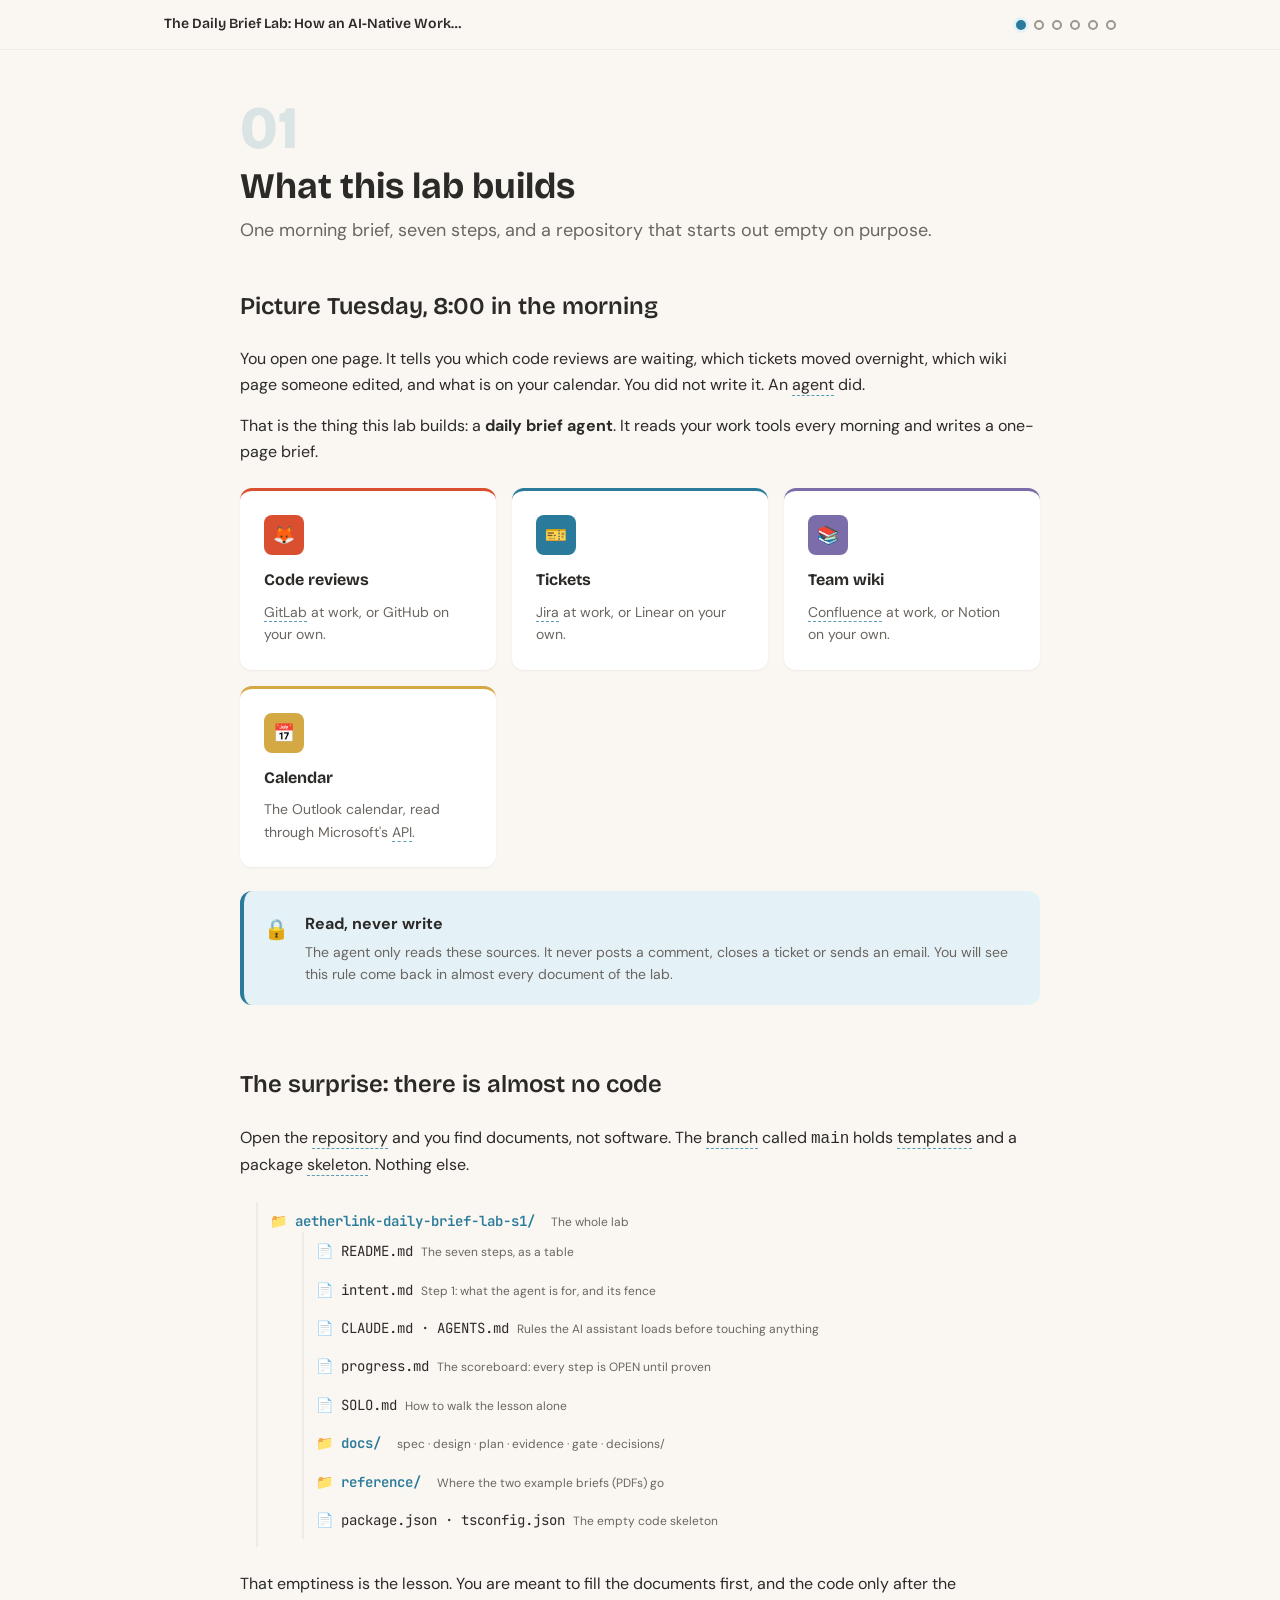
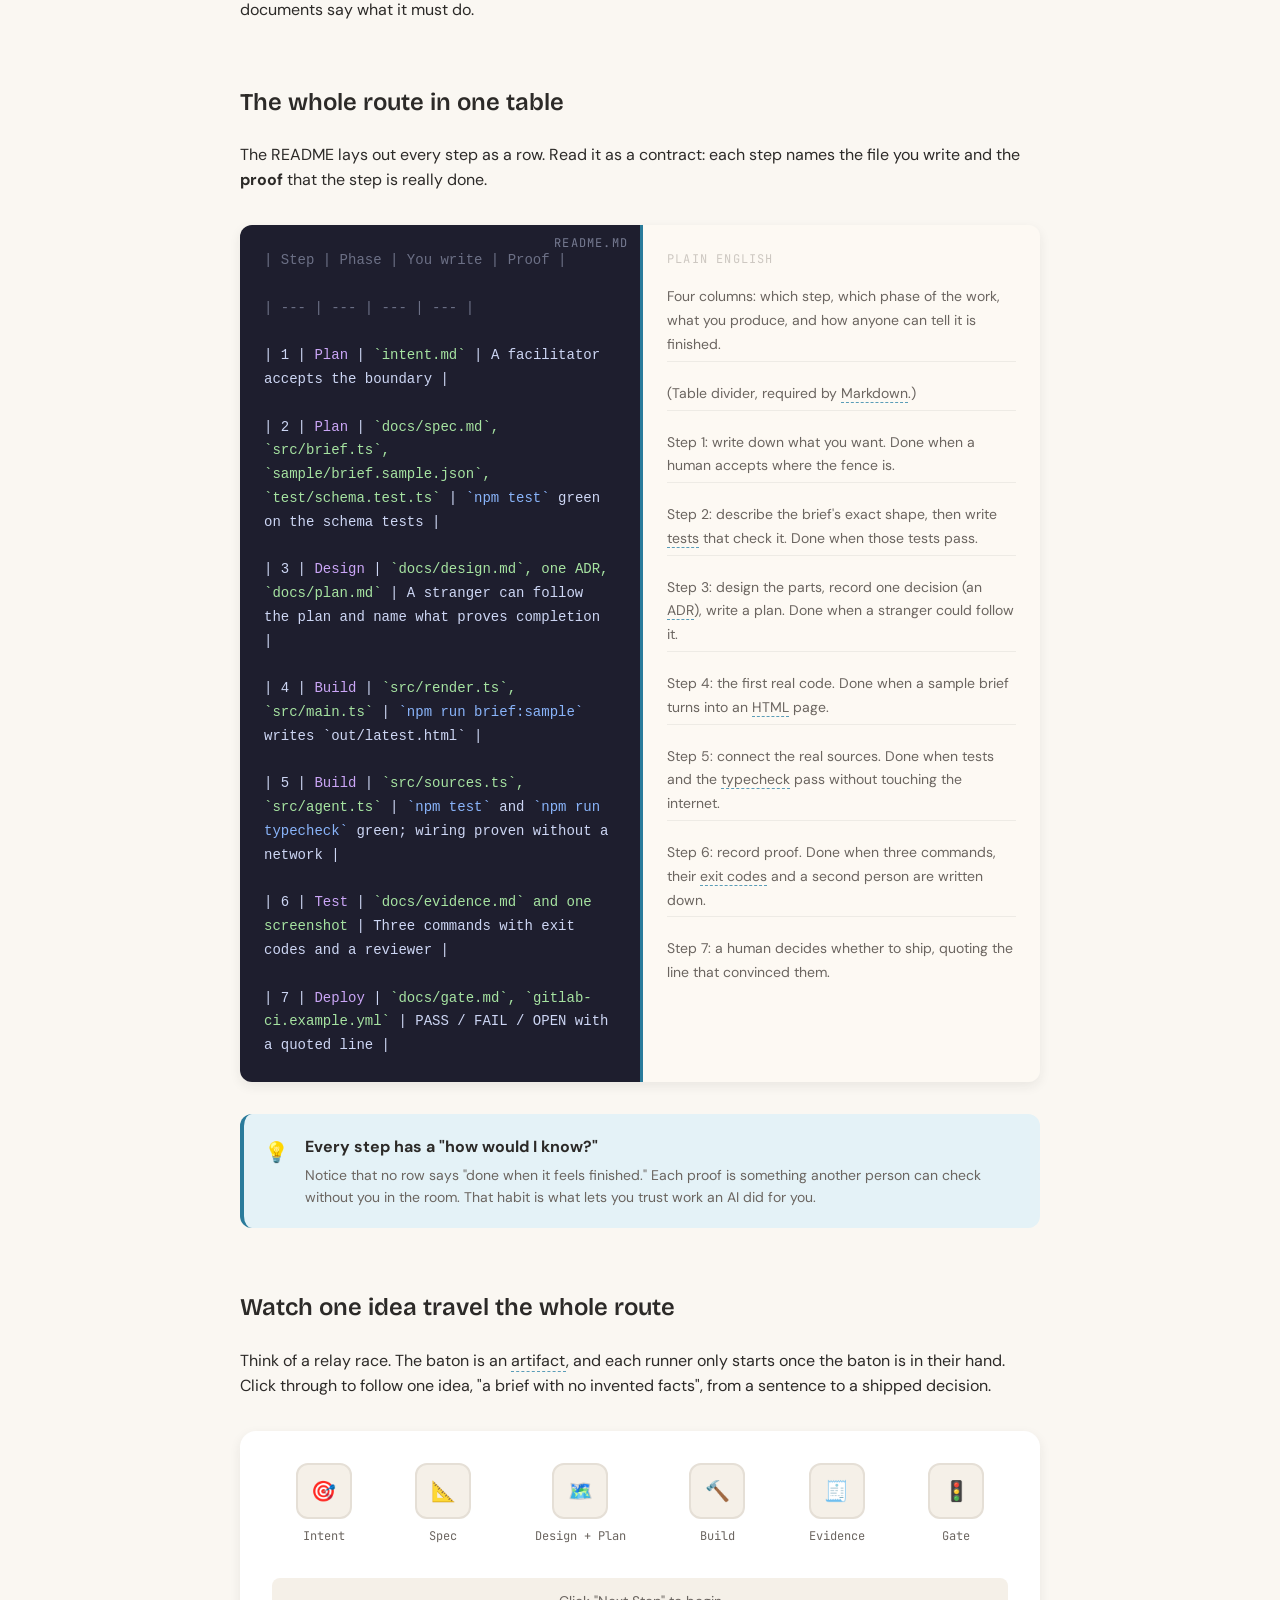
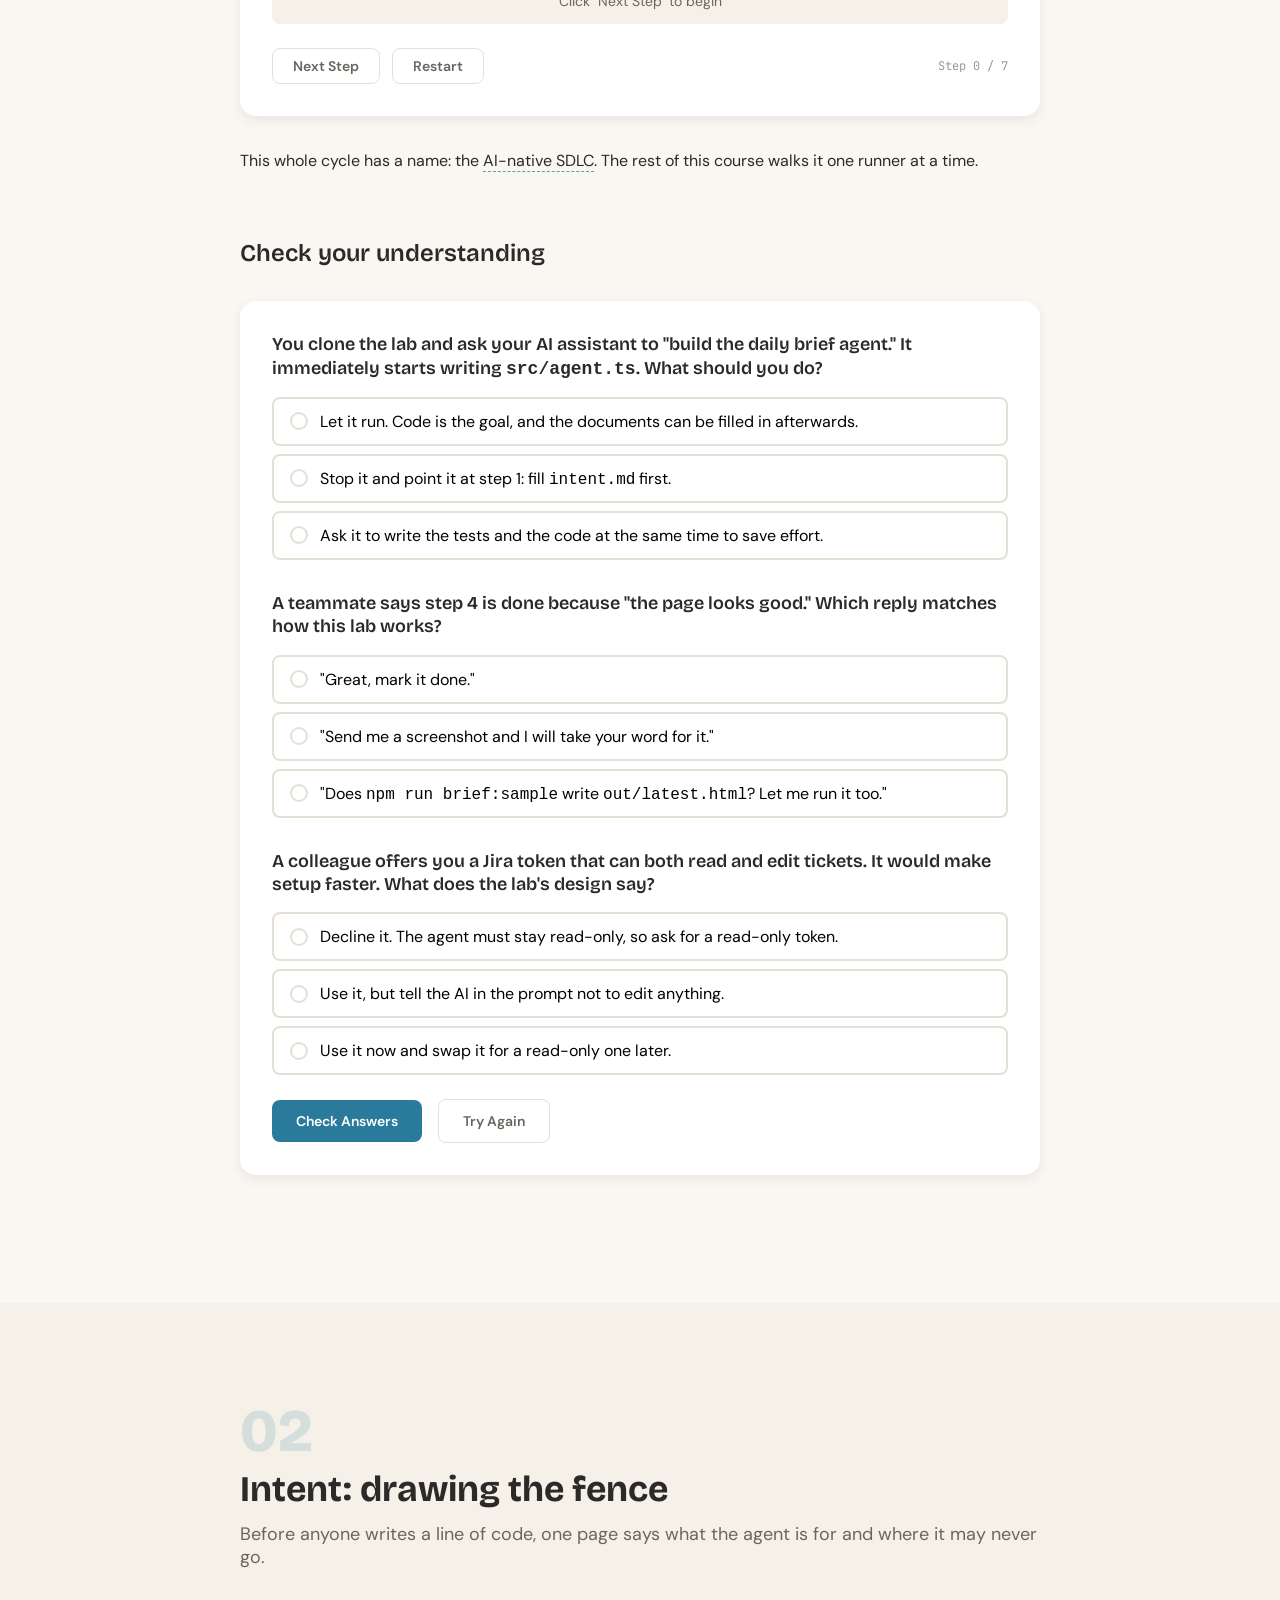
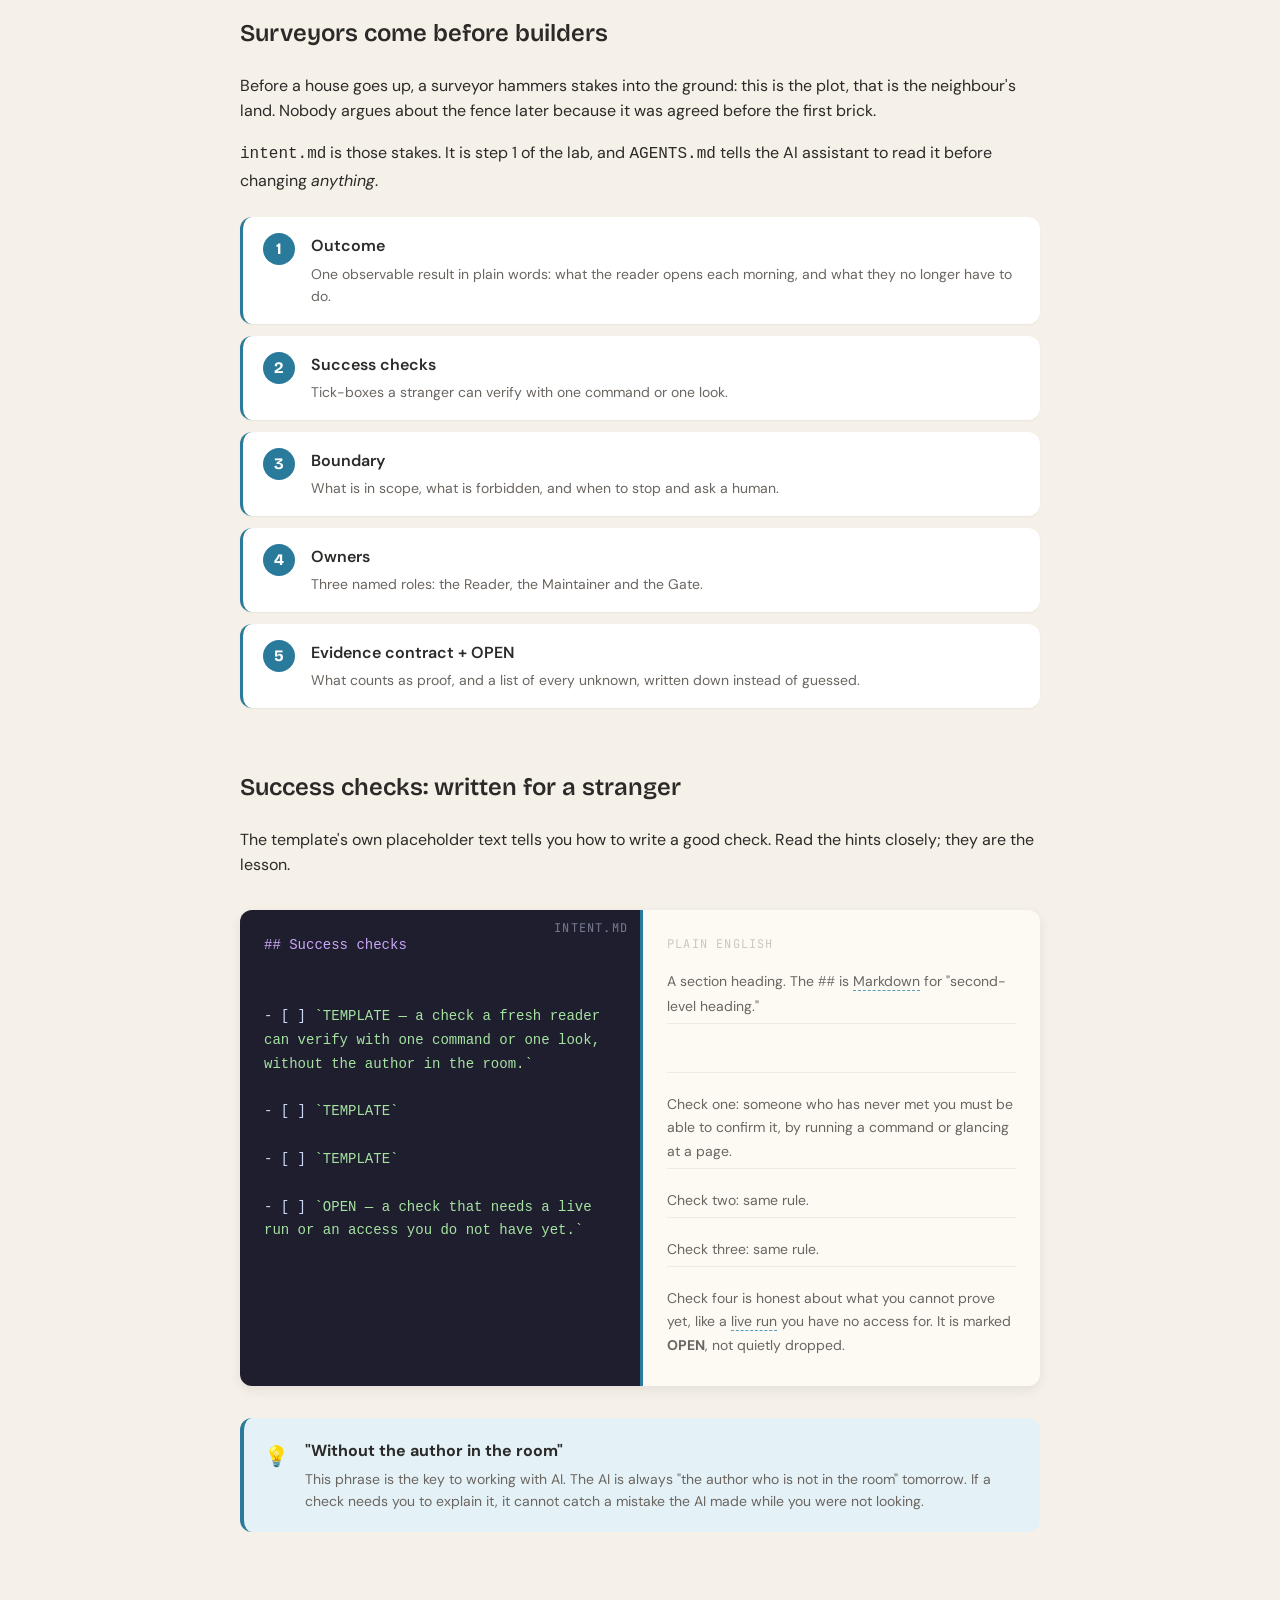
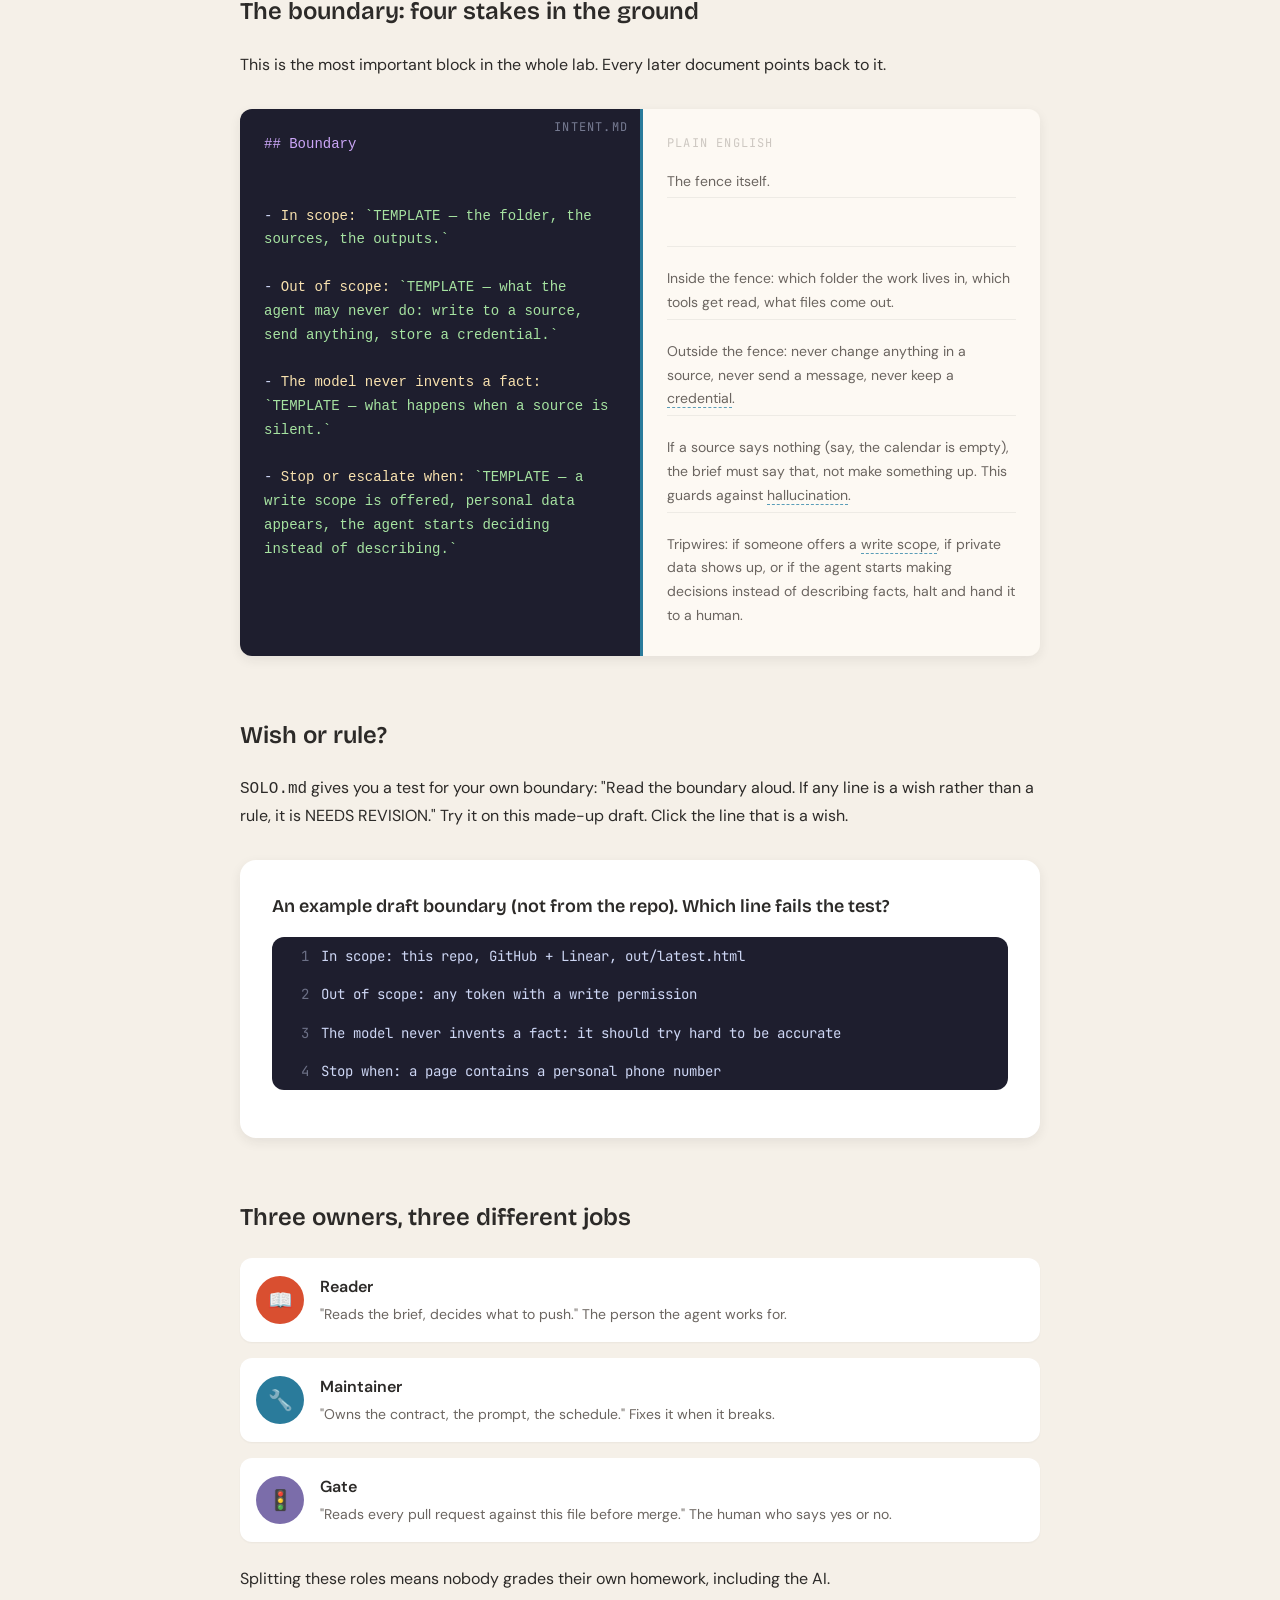
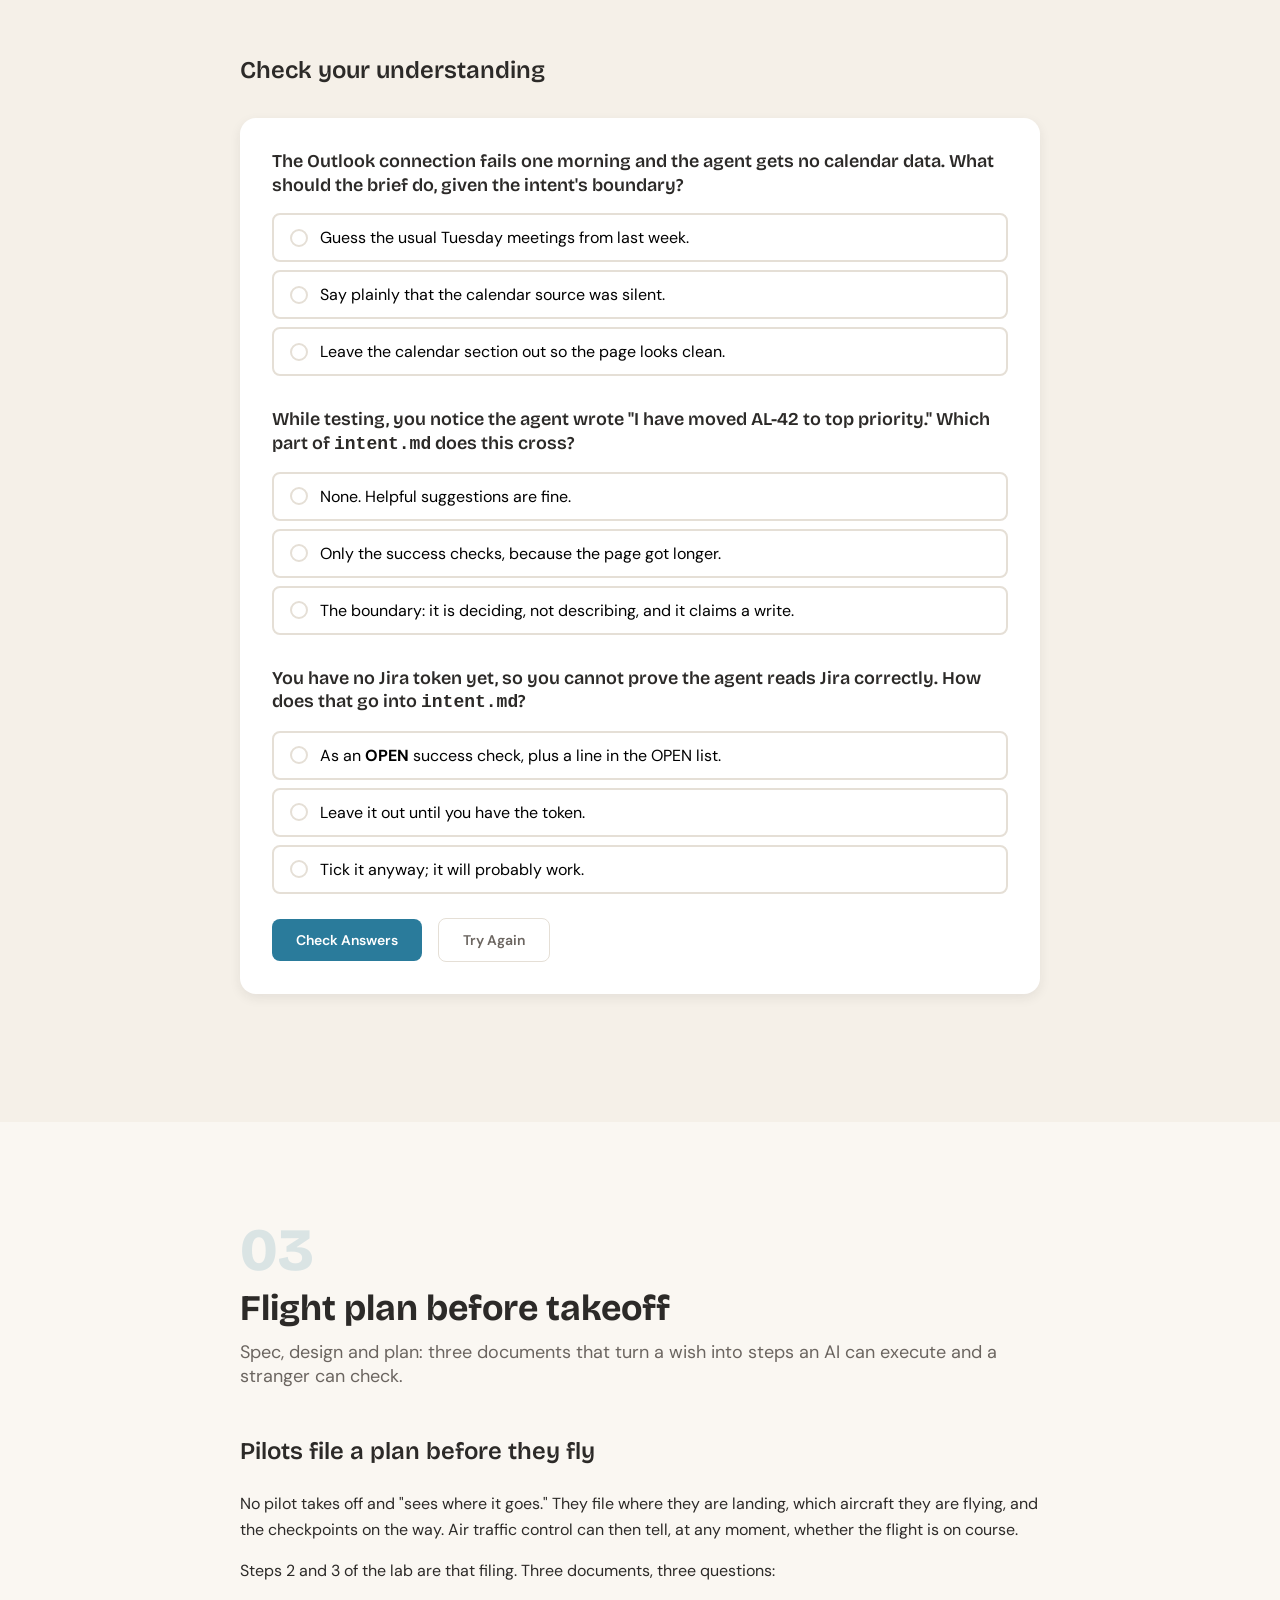
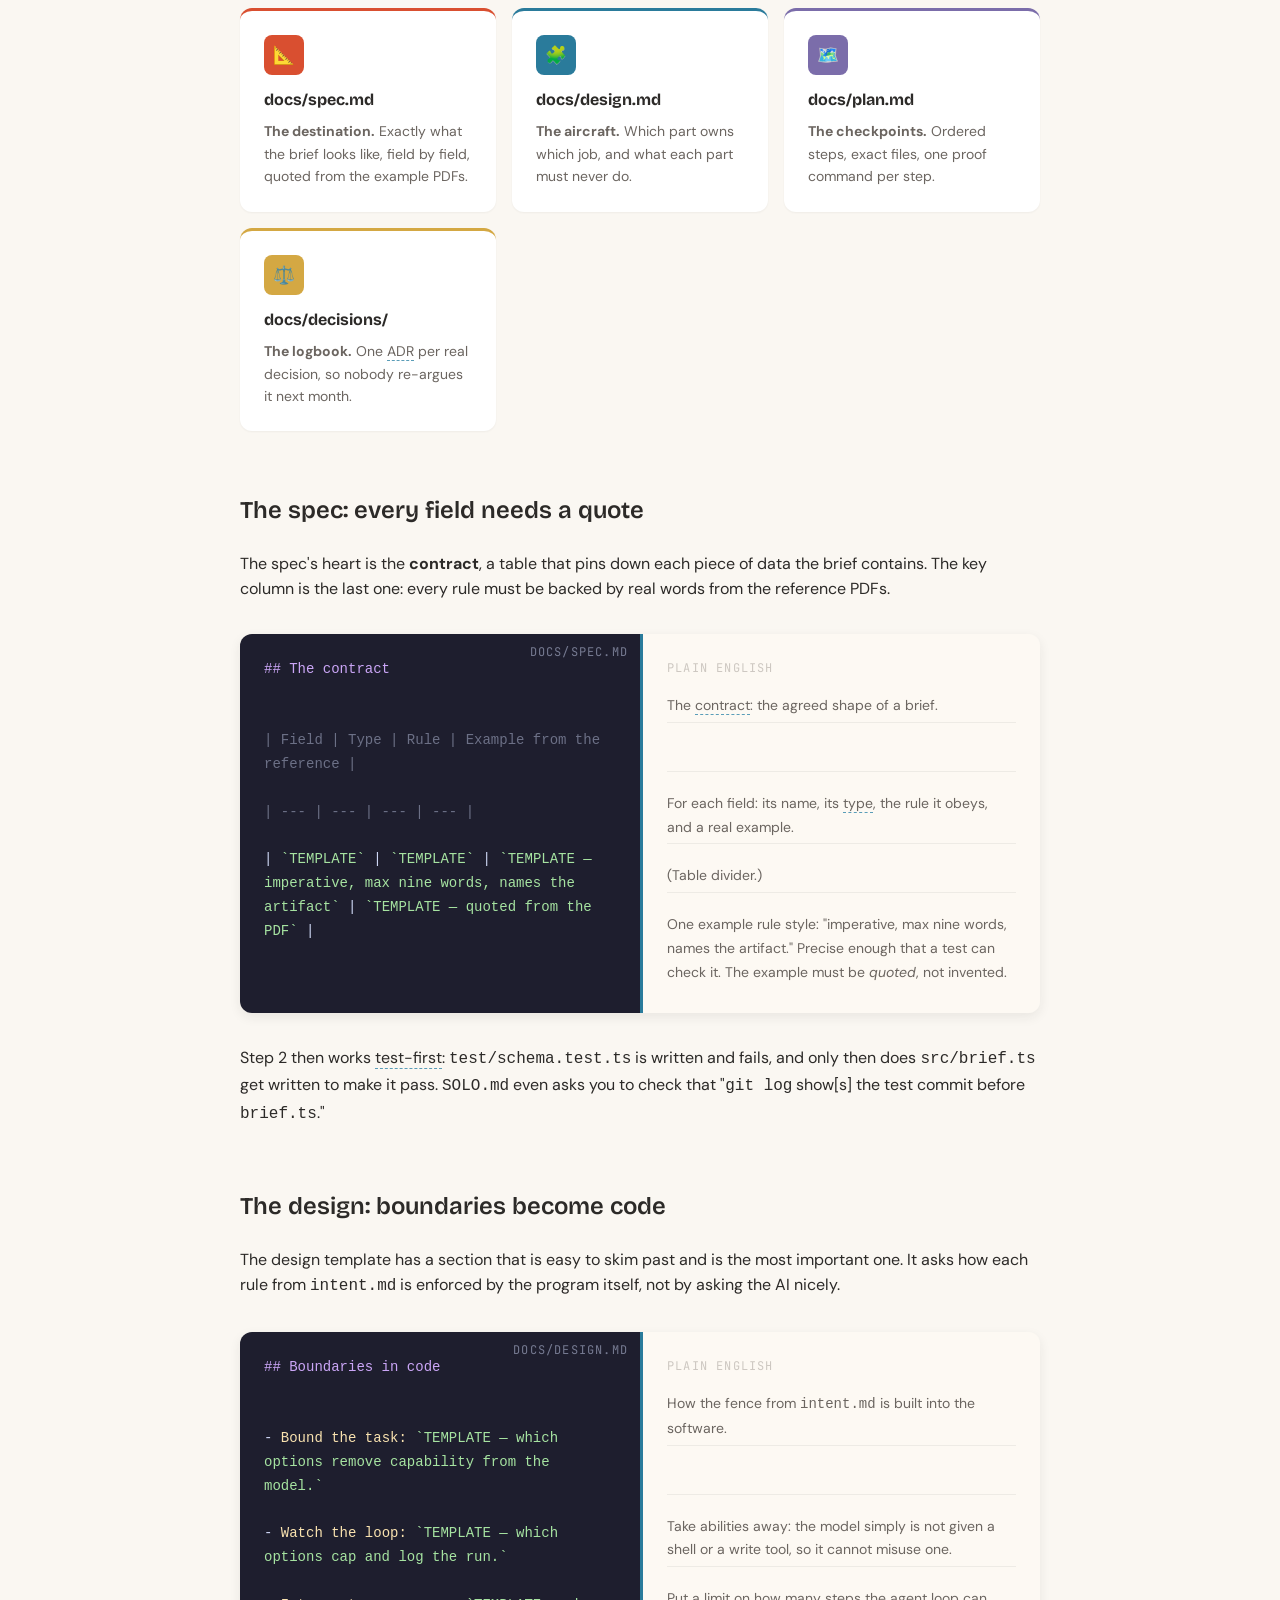
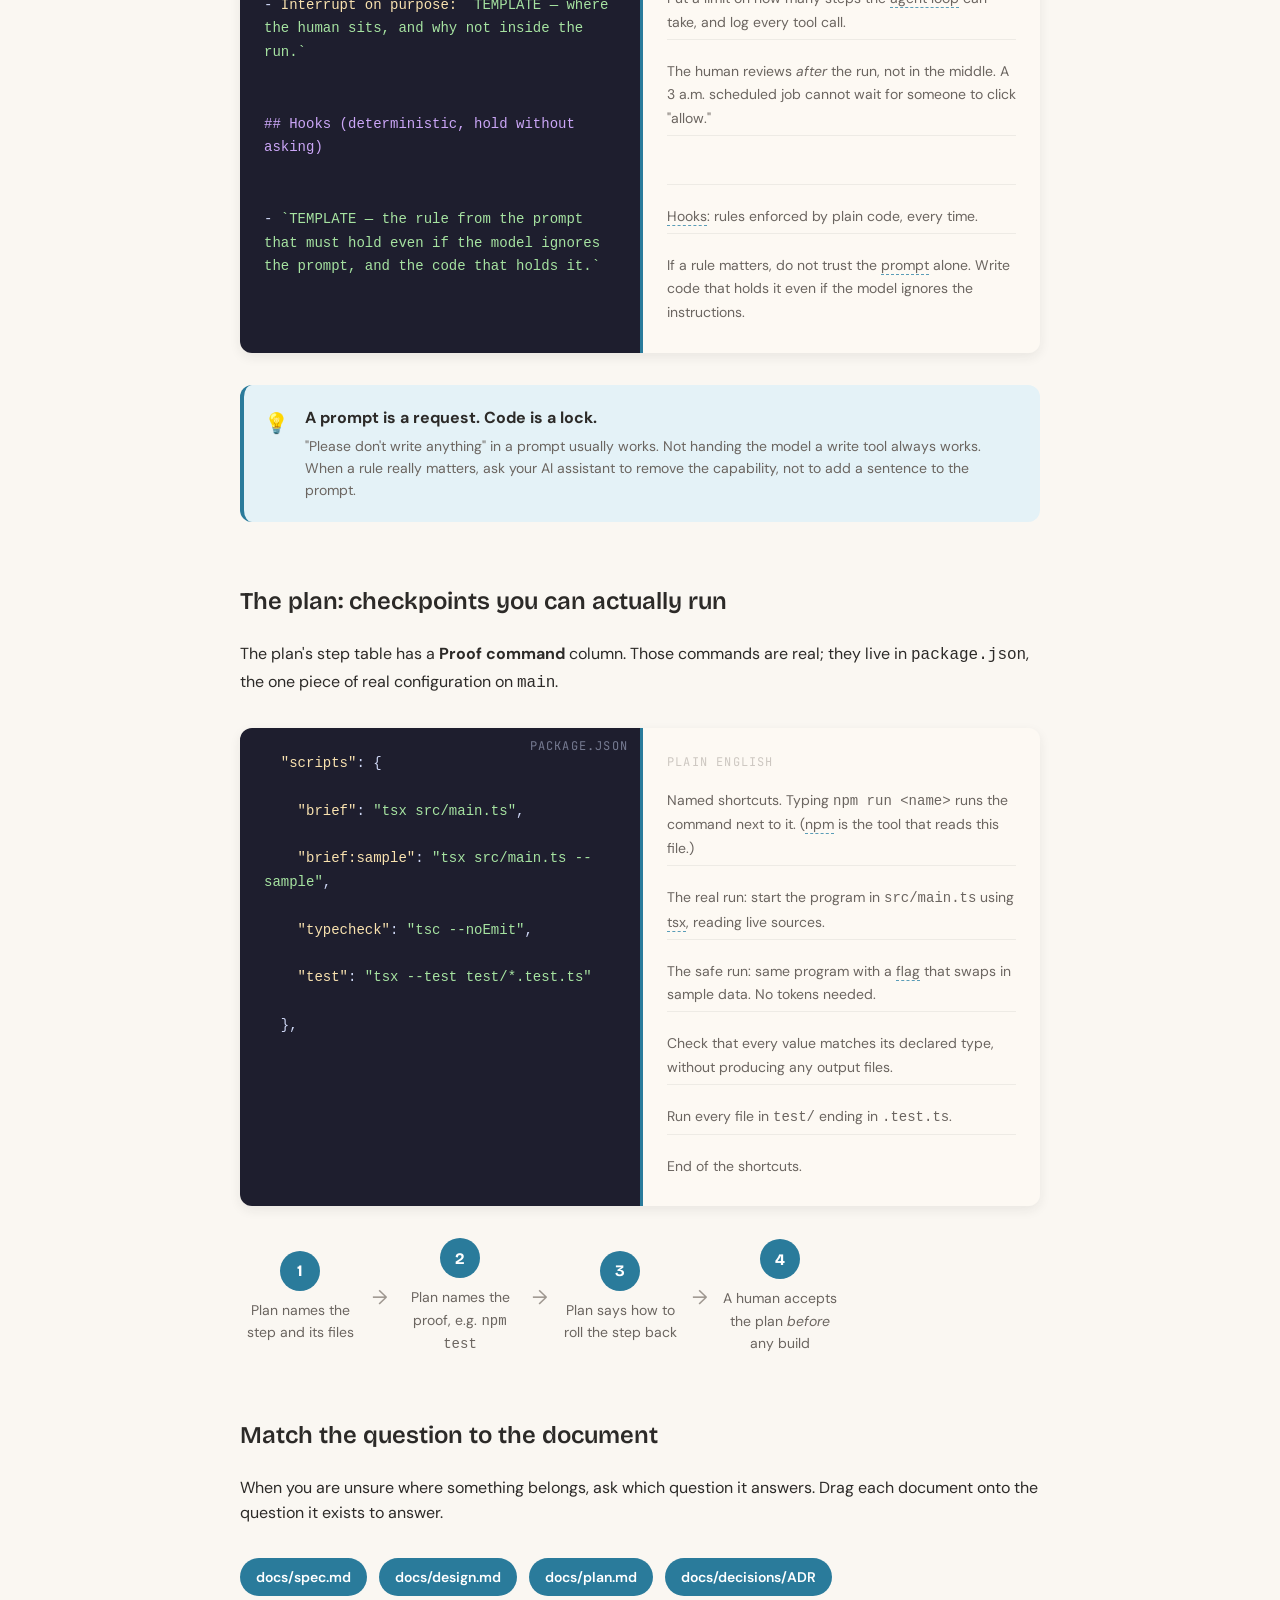
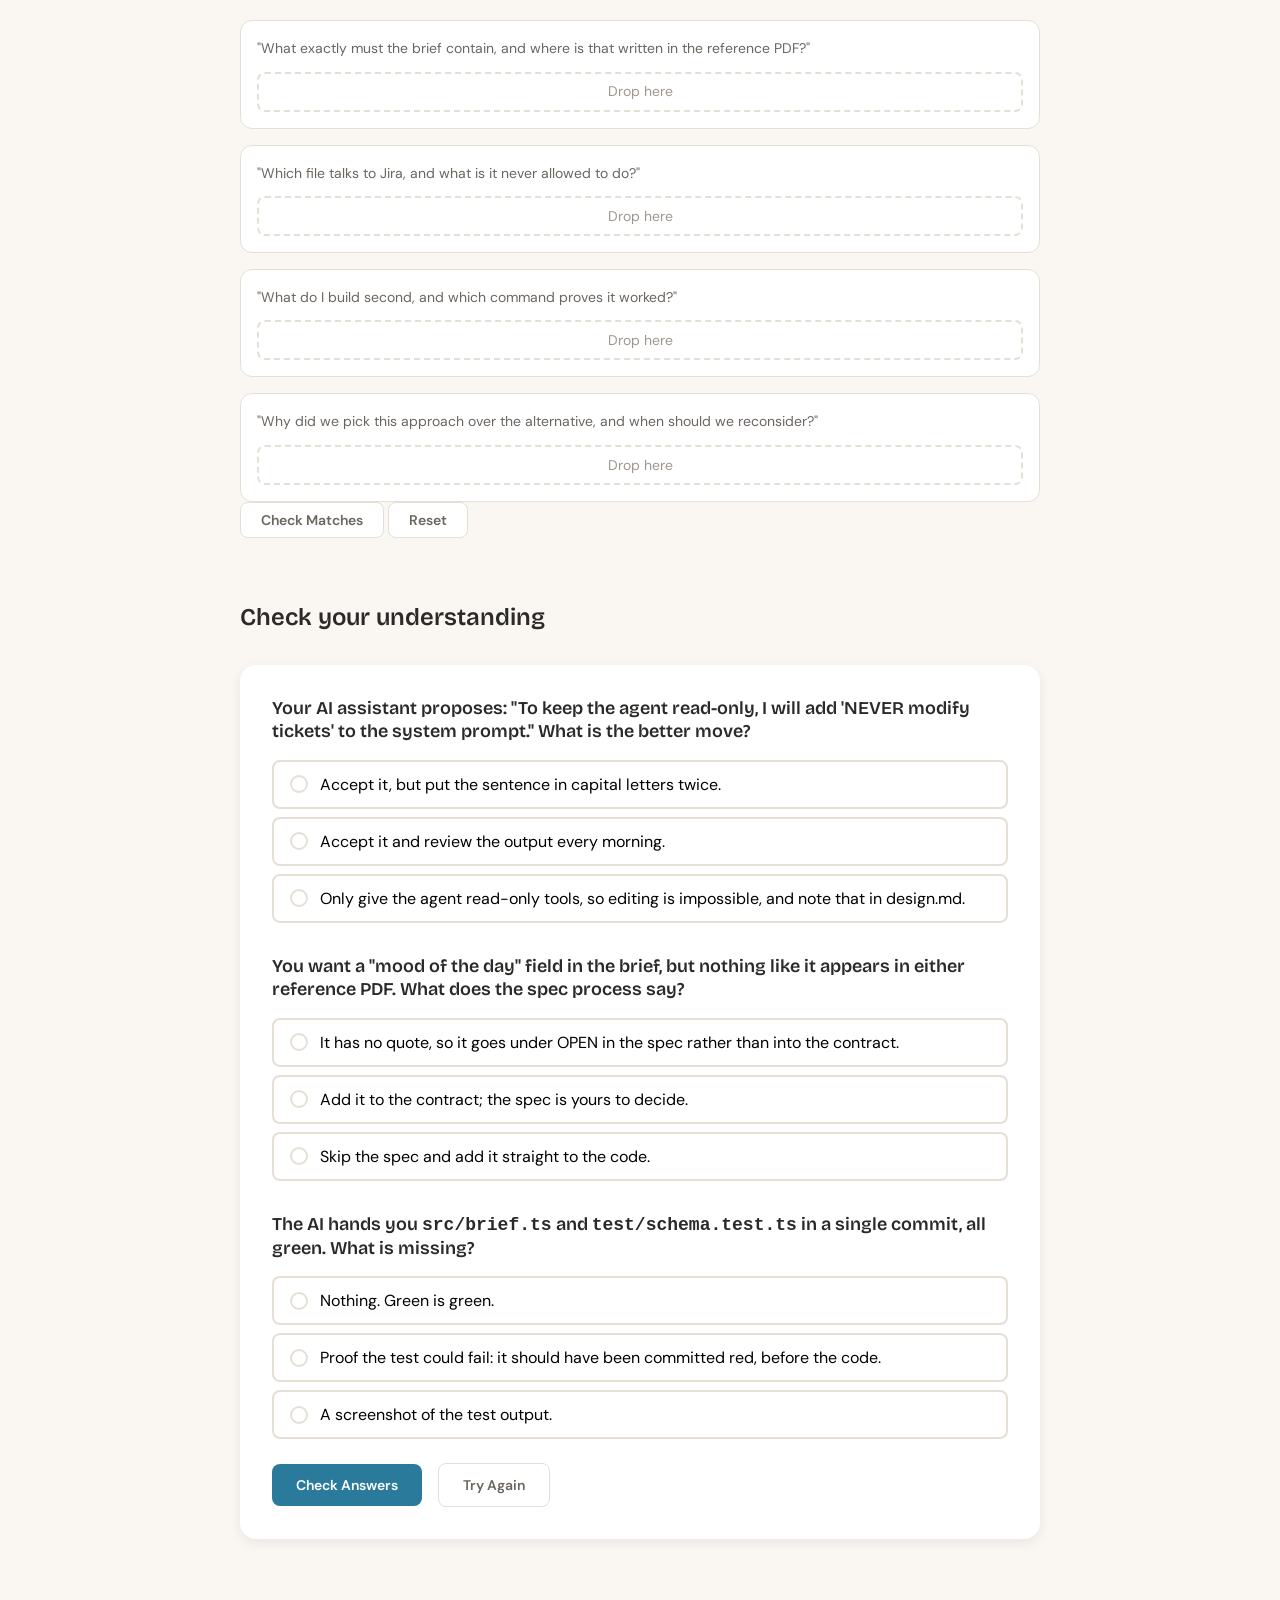
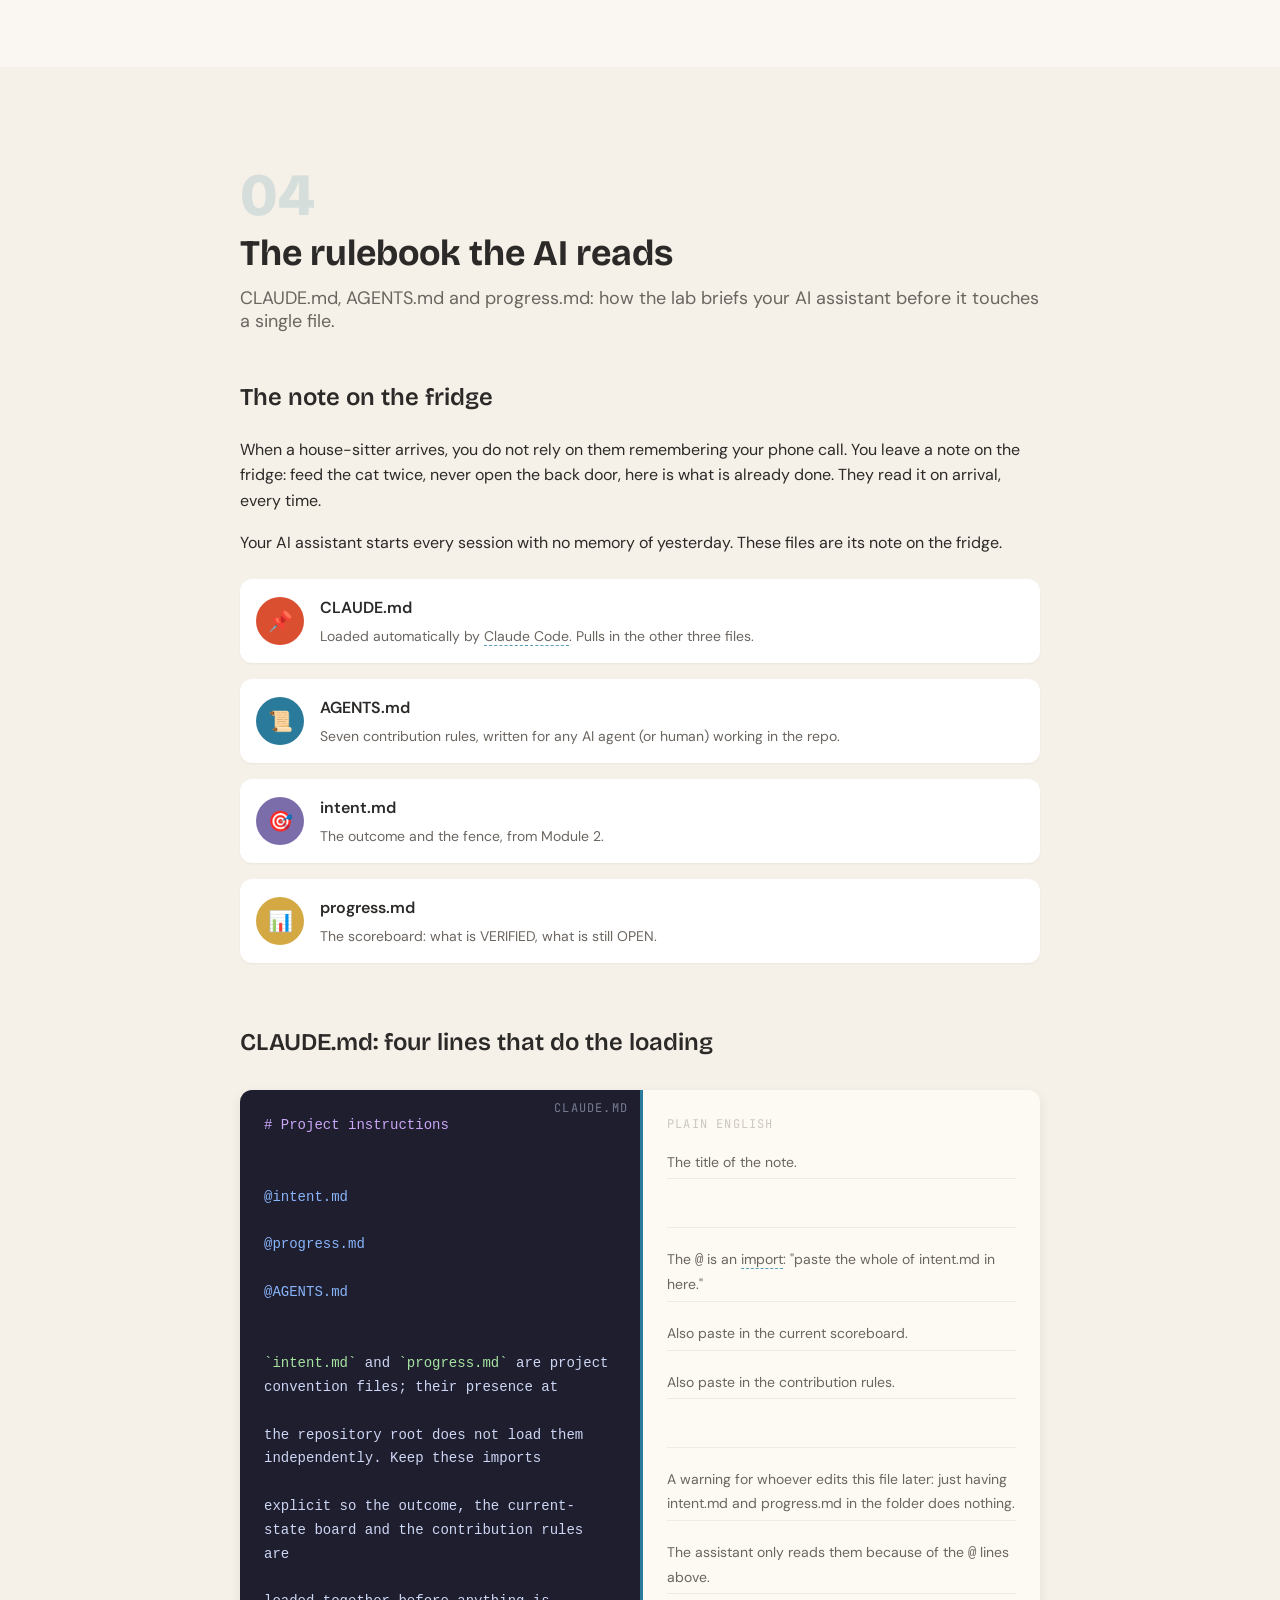
<file: course/index.html>
<!DOCTYPE html>
<html lang="en">
<head>
  <meta charset="UTF-8">
  <meta name="viewport" content="width=device-width, initial-scale=1.0">
  <title>The Daily Brief Lab: How an AI-Native Workflow Works</title>

  <!-- Google Fonts: Bricolage Grotesque · DM Sans · JetBrains Mono -->
  <link rel="preconnect" href="https://fonts.googleapis.com">
  <link rel="preconnect" href="https://fonts.gstatic.com" crossorigin>
  <link href="https://fonts.googleapis.com/css2?family=Bricolage+Grotesque:opsz,wght@12..96,400;12..96,600;12..96,700;12..96,800&family=DM+Sans:ital,opsz,wght@0,9..40,300;0,9..40,400;0,9..40,500;0,9..40,600;0,9..40,700;1,9..40,400;1,9..40,500&family=JetBrains+Mono:wght@400;500;600&display=swap" rel="stylesheet">

  <link rel="stylesheet" href="styles.css">

  <!--
    CUSTOMIZE PER COURSE — change only the three accent variables below.
    Options:
      vermillion  #D94F30 / #C4432A / #FDEEE9 / #E8836C  (default)
      coral       #E06B56 / #C85A47 / #FDECEA / #E89585
      teal        #2A7B9B / #1F6280 / #E4F2F7 / #5A9DB8
      amber       #D4A843 / #BF9530 / #FDF5E0 / #E0C070
      forest      #2D8B55 / #226B41 / #E8F5EE / #5AAD7A
  -->
  <style>
    :root {
      --color-accent:       #2A7B9B;
      --color-accent-hover: #1F6280;
      --color-accent-light: #E4F2F7;
      --color-accent-muted: #5A9DB8;
    }
  </style>

  <script src="main.js" defer></script>
</head>
<body>

  <nav class="nav" id="nav">
    <div class="progress-bar" id="progress-bar" role="progressbar" aria-valuenow="0" aria-valuemin="0" aria-valuemax="100"></div>
    <div class="nav-inner">
      <span class="nav-title">The Daily Brief Lab: How an AI-Native Workflow Works</span>
      <div class="nav-dots" id="nav-dots" role="tablist">
                <button class="nav-dot" data-target="module-1" data-tooltip="What this lab builds" role="tab" aria-label="Module 1: What this lab builds"></button>
        <button class="nav-dot" data-target="module-2" data-tooltip="Intent: drawing the fence" role="tab" aria-label="Module 2: Intent: drawing the fence"></button>
        <button class="nav-dot" data-target="module-3" data-tooltip="Flight plan before takeoff" role="tab" aria-label="Module 3: Flight plan before takeoff"></button>
        <button class="nav-dot" data-target="module-4" data-tooltip="The rulebook the AI reads" role="tab" aria-label="Module 4: The rulebook the AI reads"></button>
        <button class="nav-dot" data-target="module-5" data-tooltip="Evidence and the gate" role="tab" aria-label="Module 5: Evidence and the gate"></button>
        <button class="nav-dot" data-target="module-6" data-tooltip="The SOLO loop" role="tab" aria-label="Module 6: The SOLO loop"></button>
      </div>
    </div>
  </nav>

  <main id="main">
    <!-- modules/*.html content is assembled here by build.sh -->
<section class="module" id="module-1" style="background: var(--color-bg)">
  <div class="module-content">
    <header class="module-header animate-in">
      <span class="module-number">01</span>
      <h1 class="module-title">What this lab builds</h1>
      <p class="module-subtitle">One morning brief, seven steps, and a repository that starts out empty on purpose.</p>
    </header>

    <div class="module-body">

      <section class="screen animate-in">
        <h2 class="screen-heading">Picture Tuesday, 8:00 in the morning</h2>
        <p>You open one page. It tells you which code reviews are waiting, which tickets moved overnight, which wiki page someone edited, and what is on your calendar. You did not write it. An <span class="term" data-definition="A program that uses an AI model to decide which steps to take, calls tools to gather information, and produces a result on its own. When talking to AI, you might say: 'build an agent that reads X and writes Y.'">agent</span> did.</p>
        <p>That is the thing this lab builds: a <strong>daily brief agent</strong>. It reads your work tools every morning and writes a one-page brief.</p>

        <div class="pattern-cards stagger-children">
          <div class="pattern-card animate-in" style="border-top: 3px solid var(--color-actor-1)">
            <div class="pattern-icon" style="background: var(--color-actor-1)">🦊</div>
            <h4 class="pattern-title">Code reviews</h4>
            <p class="pattern-desc"><span class="term" data-definition="GitLab is a website where teams store code and review each other's changes. GitHub is the best-known alternative; this lab supports both.">GitLab</span> at work, or GitHub on your own.</p>
          </div>
          <div class="pattern-card animate-in" style="border-top: 3px solid var(--color-actor-2)">
            <div class="pattern-icon" style="background: var(--color-actor-2)">🎫</div>
            <h4 class="pattern-title">Tickets</h4>
            <p class="pattern-desc"><span class="term" data-definition="Jira and Linear are ticket trackers: each piece of work is a card (a 'ticket') with a status like To Do, In Progress or Done.">Jira</span> at work, or Linear on your own.</p>
          </div>
          <div class="pattern-card animate-in" style="border-top: 3px solid var(--color-actor-3)">
            <div class="pattern-icon" style="background: var(--color-actor-3)">📚</div>
            <h4 class="pattern-title">Team wiki</h4>
            <p class="pattern-desc"><span class="term" data-definition="Confluence and Notion are shared wikis: web pages a team writes together, like an internal encyclopedia.">Confluence</span> at work, or Notion on your own.</p>
          </div>
          <div class="pattern-card animate-in" style="border-top: 3px solid var(--color-actor-4)">
            <div class="pattern-icon" style="background: var(--color-actor-4)">📅</div>
            <h4 class="pattern-title">Calendar</h4>
            <p class="pattern-desc">The Outlook calendar, read through Microsoft's <span class="term" data-definition="An API (Application Programming Interface) is a doorway a service opens for other programs. Instead of clicking around a website, a program sends a structured request and gets structured data back.">API</span>.</p>
          </div>
        </div>

        <div class="callout callout-info">
          <div class="callout-icon">🔒</div>
          <div class="callout-content">
            <strong class="callout-title">Read, never write</strong>
            <p>The agent only reads these sources. It never posts a comment, closes a ticket or sends an email. You will see this rule come back in almost every document of the lab.</p>
          </div>
        </div>
      </section>

      <section class="screen animate-in">
        <h2 class="screen-heading">The surprise: there is almost no code</h2>
        <p>Open the <span class="term" data-definition="A repository (or 'repo') is a project folder whose full history is tracked by Git, so every change can be seen, compared and undone.">repository</span> and you find documents, not software. The <span class="term" data-definition="In Git, a branch is a separate line of work. 'main' is the default branch, the shared starting point everyone builds on.">branch</span> called <code>main</code> holds <span class="term" data-definition="A template is a document with the headings already in place and the content left blank, marked TEMPLATE here, for you to fill in.">templates</span> and a package <span class="term" data-definition="A skeleton is the bare frame of a project: config files and settings, but none of the real logic yet.">skeleton</span>. Nothing else.</p>

        <div class="file-tree">
          <div class="ft-folder open">
            <span class="ft-name">aetherlink-daily-brief-lab-s1/</span>
            <span class="ft-desc">The whole lab</span>
            <div class="ft-children">
              <div class="ft-file"><span class="ft-name">README.md</span><span class="ft-desc">The seven steps, as a table</span></div>
              <div class="ft-file"><span class="ft-name">intent.md</span><span class="ft-desc">Step 1: what the agent is for, and its fence</span></div>
              <div class="ft-file"><span class="ft-name">CLAUDE.md · AGENTS.md</span><span class="ft-desc">Rules the AI assistant loads before touching anything</span></div>
              <div class="ft-file"><span class="ft-name">progress.md</span><span class="ft-desc">The scoreboard: every step is OPEN until proven</span></div>
              <div class="ft-file"><span class="ft-name">SOLO.md</span><span class="ft-desc">How to walk the lesson alone</span></div>
              <div class="ft-folder">
                <span class="ft-name">docs/</span>
                <span class="ft-desc">spec · design · plan · evidence · gate · decisions/</span>
              </div>
              <div class="ft-folder">
                <span class="ft-name">reference/</span>
                <span class="ft-desc">Where the two example briefs (PDFs) go</span>
              </div>
              <div class="ft-file"><span class="ft-name">package.json · tsconfig.json</span><span class="ft-desc">The empty code skeleton</span></div>
            </div>
          </div>
        </div>

        <p>That emptiness is the lesson. You are meant to fill the documents first, and the code only after the documents say what it must do.</p>
      </section>

      <section class="screen animate-in">
        <h2 class="screen-heading">The whole route in one table</h2>
        <p>The README lays out every step as a row. Read it as a contract: each step names the file you write and the <strong>proof</strong> that the step is really done.</p>

        <div class="translation-block animate-in">
          <div class="translation-code">
            <span class="translation-label">README.md</span>
            <pre><code><span class="code-line"><span class="code-comment">| Step | Phase | You write | Proof |</span></span>
<span class="code-line"><span class="code-comment">| --- | --- | --- | --- |</span></span>
<span class="code-line">| 1 | <span class="code-keyword">Plan</span> | <span class="code-string">`intent.md`</span> | A facilitator accepts the boundary |</span>
<span class="code-line">| 2 | <span class="code-keyword">Plan</span> | <span class="code-string">`docs/spec.md`, `src/brief.ts`, `sample/brief.sample.json`, `test/schema.test.ts`</span> | <span class="code-function">`npm test`</span> green on the schema tests |</span>
<span class="code-line">| 3 | <span class="code-keyword">Design</span> | <span class="code-string">`docs/design.md`, one ADR, `docs/plan.md`</span> | A stranger can follow the plan and name what proves completion |</span>
<span class="code-line">| 4 | <span class="code-keyword">Build</span> | <span class="code-string">`src/render.ts`, `src/main.ts`</span> | <span class="code-function">`npm run brief:sample`</span> writes `out/latest.html` |</span>
<span class="code-line">| 5 | <span class="code-keyword">Build</span> | <span class="code-string">`src/sources.ts`, `src/agent.ts`</span> | <span class="code-function">`npm test`</span> and <span class="code-function">`npm run typecheck`</span> green; wiring proven without a network |</span>
<span class="code-line">| 6 | <span class="code-keyword">Test</span> | <span class="code-string">`docs/evidence.md` and one screenshot</span> | Three commands with exit codes and a reviewer |</span>
<span class="code-line">| 7 | <span class="code-keyword">Deploy</span> | <span class="code-string">`docs/gate.md`, `gitlab-ci.example.yml`</span> | PASS / FAIL / OPEN with a quoted line |</span></code></pre>
          </div>
          <div class="translation-english">
            <span class="translation-label">PLAIN ENGLISH</span>
            <div class="translation-lines">
              <p class="tl">Four columns: which step, which phase of the work, what you produce, and how anyone can tell it is finished.</p>
              <p class="tl">(Table divider, required by <span class="term" data-definition="Markdown is a plain-text format where symbols mean formatting: # is a heading, | draws a table, backticks mark code. Every .md file in this lab is Markdown.">Markdown</span>.)</p>
              <p class="tl">Step 1: write down what you want. Done when a human accepts where the fence is.</p>
              <p class="tl">Step 2: describe the brief's exact shape, then write <span class="term" data-definition="A test is a small program that checks another program's behaviour and says pass or fail. 'npm test' runs all of them; 'green' means they all passed.">tests</span> that check it. Done when those tests pass.</p>
              <p class="tl">Step 3: design the parts, record one decision (an <span class="term" data-definition="An ADR (Architecture Decision Record) is a one-page note explaining one technical choice: the problem, the options, what was chosen, and when to revisit it.">ADR</span>), write a plan. Done when a stranger could follow it.</p>
              <p class="tl">Step 4: the first real code. Done when a sample brief turns into an <span class="term" data-definition="HTML is the language web pages are written in. Here the brief is saved as an .html file you can open in any browser.">HTML</span> page.</p>
              <p class="tl">Step 5: connect the real sources. Done when tests and the <span class="term" data-definition="A typecheck asks the TypeScript compiler to confirm every piece of data is used the way its declared shape allows, catching mistakes before the program runs.">typecheck</span> pass without touching the internet.</p>
              <p class="tl">Step 6: record proof. Done when three commands, their <span class="term" data-definition="An exit code is the number a command returns when it finishes. 0 means success; anything else means something went wrong.">exit codes</span> and a second person are written down.</p>
              <p class="tl">Step 7: a human decides whether to ship, quoting the line that convinced them.</p>
            </div>
          </div>
        </div>

        <div class="callout callout-accent">
          <div class="callout-icon">💡</div>
          <div class="callout-content">
            <strong class="callout-title">Every step has a "how would I know?"</strong>
            <p>Notice that no row says "done when it feels finished." Each proof is something another person can check without you in the room. That habit is what lets you trust work an AI did for you.</p>
          </div>
        </div>
      </section>

      <section class="screen animate-in">
        <h2 class="screen-heading">Watch one idea travel the whole route</h2>
        <p>Think of a relay race. The baton is an <span class="term" data-definition="An artifact is any concrete thing a step produces and hands on: a document, a test file, a generated page, a screenshot.">artifact</span>, and each runner only starts once the baton is in their hand. Click through to follow one idea, "a brief with no invented facts", from a sentence to a shipped decision.</p>

        <div class="flow-animation" data-steps='[
          {"highlight":"flow-actor-1","label":"Intent: you write the rule in intent.md. The model never invents a fact."},
          {"highlight":"flow-actor-2","label":"The rule becomes a spec row and a failing test in docs/spec.md and test/schema.test.ts.","packet":true,"from":"actor-1","to":"actor-2"},
          {"highlight":"flow-actor-3","label":"Design and plan name the file that holds the rule and the command that proves it.","packet":true,"from":"actor-2","to":"actor-3"},
          {"highlight":"flow-actor-4","label":"Build: code is written until the failing test turns green.","packet":true,"from":"actor-3","to":"actor-4"},
          {"highlight":"flow-actor-5","label":"Evidence: the command, its exit code and a quoted output line go into docs/evidence.md. A second person reruns it.","packet":true,"from":"actor-4","to":"actor-5"},
          {"highlight":"flow-actor-6","label":"Gate: a human reads the pull request against intent.md and writes PASS, FAIL or OPEN.","packet":true,"from":"actor-5","to":"actor-6"},
          {"highlight":"flow-actor-1","label":"If the evidence surprised anyone, the baton goes back to intent.md. The loop closes.","packet":true,"from":"actor-6","to":"actor-1"}
        ]'>
          <div class="flow-actors">
            <div class="flow-actor" id="flow-actor-1"><div class="flow-actor-icon">🎯</div><span>Intent</span></div>
            <div class="flow-actor" id="flow-actor-2"><div class="flow-actor-icon">📐</div><span>Spec</span></div>
            <div class="flow-actor" id="flow-actor-3"><div class="flow-actor-icon">🗺️</div><span>Design + Plan</span></div>
            <div class="flow-actor" id="flow-actor-4"><div class="flow-actor-icon">🔨</div><span>Build</span></div>
            <div class="flow-actor" id="flow-actor-5"><div class="flow-actor-icon">🧾</div><span>Evidence</span></div>
            <div class="flow-actor" id="flow-actor-6"><div class="flow-actor-icon">🚦</div><span>Gate</span></div>
          </div>
          <div class="flow-packet" id="flow-packet"></div>
          <div class="flow-step-label" id="flow-label">Click "Next Step" to begin</div>
          <div class="flow-controls">
            <button class="btn flow-next-btn">Next Step</button>
            <button class="btn flow-reset-btn">Restart</button>
            <span class="flow-progress"></span>
          </div>
        </div>

        <p>This whole cycle has a name: the <span class="term" data-definition="SDLC (Software Development Life Cycle) is the series of phases software goes through: plan, design, build, test, deploy. 'AI-native' means an AI assistant does much of the typing inside each phase while humans decide.">AI-native SDLC</span>. The rest of this course walks it one runner at a time.</p>
      </section>

      <section class="screen animate-in">
        <h2 class="screen-heading">Check your understanding</h2>
        <div class="quiz-container" id="quiz-module1">
          <div class="quiz-question-block"
               data-correct="b"
               data-explanation-right="Right. The lab wants documents first. Without intent.md and a spec, the AI has nothing to check its code against, and neither do you."
               data-explanation-wrong="Tempting, but the lab is built the other way round. Code written before the intent and spec has nothing to be measured against, so 'working' just means 'it ran'.">
            <h3 class="quiz-question">You clone the lab and ask your AI assistant to "build the daily brief agent." It immediately starts writing <code>src/agent.ts</code>. What should you do?</h3>
            <div class="quiz-options">
              <button class="quiz-option" data-value="a" onclick="selectOption(this)"><div class="quiz-option-radio"></div><span>Let it run. Code is the goal, and the documents can be filled in afterwards.</span></button>
              <button class="quiz-option" data-value="b" onclick="selectOption(this)"><div class="quiz-option-radio"></div><span>Stop it and point it at step 1: fill <code>intent.md</code> first.</span></button>
              <button class="quiz-option" data-value="c" onclick="selectOption(this)"><div class="quiz-option-radio"></div><span>Ask it to write the tests and the code at the same time to save effort.</span></button>
            </div>
            <div class="quiz-feedback"></div>
          </div>

          <div class="quiz-question-block"
               data-correct="c"
               data-explanation-right="Yes. The README's proof column is always something a third person can check: a command, an exit code, a quoted line. 'Looks good' is a feeling, not proof."
               data-explanation-wrong="Look again at the Proof column. Every entry is something someone else can re-check without trusting you. A feeling or a promise does not qualify.">
            <h3 class="quiz-question">A teammate says step 4 is done because "the page looks good." Which reply matches how this lab works?</h3>
            <div class="quiz-options">
              <button class="quiz-option" data-value="a" onclick="selectOption(this)"><div class="quiz-option-radio"></div><span>"Great, mark it done."</span></button>
              <button class="quiz-option" data-value="b" onclick="selectOption(this)"><div class="quiz-option-radio"></div><span>"Send me a screenshot and I will take your word for it."</span></button>
              <button class="quiz-option" data-value="c" onclick="selectOption(this)"><div class="quiz-option-radio"></div><span>"Does <code>npm run brief:sample</code> write <code>out/latest.html</code>? Let me run it too."</span></button>
            </div>
            <div class="quiz-feedback"></div>
          </div>

          <div class="quiz-question-block"
               data-correct="a"
               data-explanation-right="Correct. Read-only access is the lab's core safety rule. An agent that cannot write cannot close the wrong ticket or email the wrong person."
               data-explanation-wrong="Not quite. The brief only needs to read. Giving an agent write access 'just in case' is exactly what every document in this lab forbids.">
            <h3 class="quiz-question">A colleague offers you a Jira token that can both read and edit tickets. It would make setup faster. What does the lab's design say?</h3>
            <div class="quiz-options">
              <button class="quiz-option" data-value="a" onclick="selectOption(this)"><div class="quiz-option-radio"></div><span>Decline it. The agent must stay read-only, so ask for a read-only token.</span></button>
              <button class="quiz-option" data-value="b" onclick="selectOption(this)"><div class="quiz-option-radio"></div><span>Use it, but tell the AI in the prompt not to edit anything.</span></button>
              <button class="quiz-option" data-value="c" onclick="selectOption(this)"><div class="quiz-option-radio"></div><span>Use it now and swap it for a read-only one later.</span></button>
            </div>
            <div class="quiz-feedback"></div>
          </div>

          <button class="quiz-check-btn" onclick="checkQuiz('quiz-module1')">Check Answers</button>
          <button class="quiz-reset-btn" onclick="resetQuiz('quiz-module1')">Try Again</button>
        </div>
      </section>

    </div>
  </div>
</section>
<section class="module" id="module-2" style="background: var(--color-bg-warm)">
  <div class="module-content">
    <header class="module-header animate-in">
      <span class="module-number">02</span>
      <h1 class="module-title">Intent: drawing the fence</h1>
      <p class="module-subtitle">Before anyone writes a line of code, one page says what the agent is for and where it may never go.</p>
    </header>

    <div class="module-body">

      <section class="screen animate-in">
        <h2 class="screen-heading">Surveyors come before builders</h2>
        <p>Before a house goes up, a surveyor hammers stakes into the ground: this is the plot, that is the neighbour's land. Nobody argues about the fence later because it was agreed before the first brick.</p>
        <p><code>intent.md</code> is those stakes. It is step 1 of the lab, and <code>AGENTS.md</code> tells the AI assistant to read it before changing <em>anything</em>.</p>

        <div class="step-cards">
          <div class="step-card"><div class="step-num">1</div><div class="step-body"><strong>Outcome</strong><p>One observable result in plain words: what the reader opens each morning, and what they no longer have to do.</p></div></div>
          <div class="step-card"><div class="step-num">2</div><div class="step-body"><strong>Success checks</strong><p>Tick-boxes a stranger can verify with one command or one look.</p></div></div>
          <div class="step-card"><div class="step-num">3</div><div class="step-body"><strong>Boundary</strong><p>What is in scope, what is forbidden, and when to stop and ask a human.</p></div></div>
          <div class="step-card"><div class="step-num">4</div><div class="step-body"><strong>Owners</strong><p>Three named roles: the Reader, the Maintainer and the Gate.</p></div></div>
          <div class="step-card"><div class="step-num">5</div><div class="step-body"><strong>Evidence contract + OPEN</strong><p>What counts as proof, and a list of every unknown, written down instead of guessed.</p></div></div>
        </div>
      </section>

      <section class="screen animate-in">
        <h2 class="screen-heading">Success checks: written for a stranger</h2>
        <p>The template's own placeholder text tells you how to write a good check. Read the hints closely; they are the lesson.</p>

        <div class="translation-block animate-in">
          <div class="translation-code">
            <span class="translation-label">intent.md</span>
            <pre><code><span class="code-line"><span class="code-keyword">## Success checks</span></span>
<span class="code-line"></span>
<span class="code-line">- [ ] <span class="code-string">`TEMPLATE — a check a fresh reader can verify with one command or one look, without the author in the room.`</span></span>
<span class="code-line">- [ ] <span class="code-string">`TEMPLATE`</span></span>
<span class="code-line">- [ ] <span class="code-string">`TEMPLATE`</span></span>
<span class="code-line">- [ ] <span class="code-string">`OPEN — a check that needs a live run or an access you do not have yet.`</span></span></code></pre>
          </div>
          <div class="translation-english">
            <span class="translation-label">PLAIN ENGLISH</span>
            <div class="translation-lines">
              <p class="tl">A section heading. The <code>##</code> is <span class="term" data-definition="Markdown is plain text where symbols mean formatting: ## starts a heading, - [ ] draws an empty checkbox, backticks mark code or literal text.">Markdown</span> for "second-level heading."</p>
              <p class="tl">&nbsp;</p>
              <p class="tl">Check one: someone who has never met you must be able to confirm it, by running a command or glancing at a page.</p>
              <p class="tl">Check two: same rule.</p>
              <p class="tl">Check three: same rule.</p>
              <p class="tl">Check four is honest about what you cannot prove yet, like a <span class="term" data-definition="A live run means running the agent for real against actual GitLab, Jira and so on, with real access tokens, instead of against saved sample data.">live run</span> you have no access for. It is marked <strong>OPEN</strong>, not quietly dropped.</p>
            </div>
          </div>
        </div>

        <div class="callout callout-accent">
          <div class="callout-icon">💡</div>
          <div class="callout-content">
            <strong class="callout-title">"Without the author in the room"</strong>
            <p>This phrase is the key to working with AI. The AI is always "the author who is not in the room" tomorrow. If a check needs you to explain it, it cannot catch a mistake the AI made while you were not looking.</p>
          </div>
        </div>
      </section>

      <section class="screen animate-in">
        <h2 class="screen-heading">The boundary: four stakes in the ground</h2>
        <p>This is the most important block in the whole lab. Every later document points back to it.</p>

        <div class="translation-block animate-in">
          <div class="translation-code">
            <span class="translation-label">intent.md</span>
            <pre><code><span class="code-line"><span class="code-keyword">## Boundary</span></span>
<span class="code-line"></span>
<span class="code-line">- <span class="code-property">In scope:</span> <span class="code-string">`TEMPLATE — the folder, the sources, the outputs.`</span></span>
<span class="code-line">- <span class="code-property">Out of scope:</span> <span class="code-string">`TEMPLATE — what the agent may never do: write to a source, send anything, store a credential.`</span></span>
<span class="code-line">- <span class="code-property">The model never invents a fact:</span> <span class="code-string">`TEMPLATE — what happens when a source is silent.`</span></span>
<span class="code-line">- <span class="code-property">Stop or escalate when:</span> <span class="code-string">`TEMPLATE — a write scope is offered, personal data appears, the agent starts deciding instead of describing.`</span></span></code></pre>
          </div>
          <div class="translation-english">
            <span class="translation-label">PLAIN ENGLISH</span>
            <div class="translation-lines">
              <p class="tl">The fence itself.</p>
              <p class="tl">&nbsp;</p>
              <p class="tl">Inside the fence: which folder the work lives in, which tools get read, what files come out.</p>
              <p class="tl">Outside the fence: never change anything in a source, never send a message, never keep a <span class="term" data-definition="A credential is anything that proves identity to a service: a password, an API key, an access token. Leaking one lets a stranger act as you.">credential</span>.</p>
              <p class="tl">If a source says nothing (say, the calendar is empty), the brief must say that, not make something up. This guards against <span class="term" data-definition="A hallucination is when an AI model states something that sounds plausible but is not true or has no source. It is the main risk of letting a model summarise data.">hallucination</span>.</p>
              <p class="tl">Tripwires: if someone offers a <span class="term" data-definition="A scope is the list of permissions attached to a token. A 'read' scope lets a program look; a 'write' scope lets it change things.">write scope</span>, if private data shows up, or if the agent starts making decisions instead of describing facts, halt and hand it to a human.</p>
            </div>
          </div>
        </div>
      </section>

      <section class="screen animate-in">
        <h2 class="screen-heading">Wish or rule?</h2>
        <p><code>SOLO.md</code> gives you a test for your own boundary: "Read the boundary aloud. If any line is a wish rather than a rule, it is NEEDS REVISION." Try it on this made-up draft. Click the line that is a wish.</p>

        <div class="bug-challenge">
          <h3>An example draft boundary (not from the repo). Which line fails the test?</h3>
          <div class="bug-code">
            <div class="bug-line" data-line="1" onclick="checkBugLine(this, false)" data-hint="This one is a rule: a specific folder and specific sources. You could check it.">
              <span class="line-num">1</span><code>In scope: this repo, GitHub + Linear, out/latest.html</code>
            </div>
            <div class="bug-line" data-line="2" onclick="checkBugLine(this, false)" data-hint="This is concrete. You can inspect a token's permissions and see whether any are write.">
              <span class="line-num">2</span><code>Out of scope: any token with a write permission</code>
            </div>
            <div class="bug-line bug-target" data-line="3" onclick="checkBugLine(this, true)" data-explanation="&quot;Try to be accurate&quot; is a hope. Nobody can check it. A rule would say what happens: &quot;When a source returns nothing, the brief names that source in its notes.&quot;">
              <span class="line-num">3</span><code>The model never invents a fact: it should try hard to be accurate</code>
            </div>
            <div class="bug-line" data-line="4" onclick="checkBugLine(this, false)" data-hint="Clear trigger, clear action. That is a rule.">
              <span class="line-num">4</span><code>Stop when: a page contains a personal phone number</code>
            </div>
          </div>
          <div class="bug-feedback"></div>
        </div>
      </section>

      <section class="screen animate-in">
        <h2 class="screen-heading">Three owners, three different jobs</h2>
        <div class="icon-rows">
          <div class="icon-row">
            <div class="icon-circle" style="background: var(--color-actor-1)">📖</div>
            <div><strong>Reader</strong><p>"Reads the brief, decides what to push." The person the agent works for.</p></div>
          </div>
          <div class="icon-row">
            <div class="icon-circle" style="background: var(--color-actor-2)">🔧</div>
            <div><strong>Maintainer</strong><p>"Owns the contract, the prompt, the schedule." Fixes it when it breaks.</p></div>
          </div>
          <div class="icon-row">
            <div class="icon-circle" style="background: var(--color-actor-3)">🚦</div>
            <div><strong>Gate</strong><p>"Reads every pull request against this file before merge." The human who says yes or no.</p></div>
          </div>
        </div>
        <p>Splitting these roles means nobody grades their own homework, including the AI.</p>
      </section>

      <section class="screen animate-in">
        <h2 class="screen-heading">Check your understanding</h2>
        <div class="quiz-container" id="quiz-module2">
          <div class="quiz-question-block"
               data-correct="b"
               data-explanation-right="Exactly. A blank calendar is a fact too. The boundary says what happens when a source is silent, so the brief says so instead of padding."
               data-explanation-wrong="Not quite. The 'never invents a fact' line exists for exactly this. Guessing or quietly skipping both hide something from the reader.">
            <h3 class="quiz-question">The Outlook connection fails one morning and the agent gets no calendar data. What should the brief do, given the intent's boundary?</h3>
            <div class="quiz-options">
              <button class="quiz-option" data-value="a" onclick="selectOption(this)"><div class="quiz-option-radio"></div><span>Guess the usual Tuesday meetings from last week.</span></button>
              <button class="quiz-option" data-value="b" onclick="selectOption(this)"><div class="quiz-option-radio"></div><span>Say plainly that the calendar source was silent.</span></button>
              <button class="quiz-option" data-value="c" onclick="selectOption(this)"><div class="quiz-option-radio"></div><span>Leave the calendar section out so the page looks clean.</span></button>
            </div>
            <div class="quiz-feedback"></div>
          </div>

          <div class="quiz-question-block"
               data-correct="c"
               data-explanation-right="Right. 'The agent starts deciding instead of describing' is a listed tripwire. Re-prioritising tickets is a decision; that belongs to the Reader."
               data-explanation-wrong="Look at the 'Stop or escalate when' line. The agent's job is to describe; deciding priorities is the Reader's job, per the Owners table.">
            <h3 class="quiz-question">While testing, you notice the agent wrote "I have moved AL-42 to top priority." Which part of <code>intent.md</code> does this cross?</h3>
            <div class="quiz-options">
              <button class="quiz-option" data-value="a" onclick="selectOption(this)"><div class="quiz-option-radio"></div><span>None. Helpful suggestions are fine.</span></button>
              <button class="quiz-option" data-value="b" onclick="selectOption(this)"><div class="quiz-option-radio"></div><span>Only the success checks, because the page got longer.</span></button>
              <button class="quiz-option" data-value="c" onclick="selectOption(this)"><div class="quiz-option-radio"></div><span>The boundary: it is deciding, not describing, and it claims a write.</span></button>
            </div>
            <div class="quiz-feedback"></div>
          </div>

          <div class="quiz-question-block"
               data-correct="a"
               data-explanation-right="Yes. The template reserves a checkbox for exactly this. An honest OPEN is worth more than a check you cannot actually run."
               data-explanation-wrong="The lab treats unknowns as things to write down, not hide or fake. There is even a pre-made OPEN checkbox for this case.">
            <h3 class="quiz-question">You have no Jira token yet, so you cannot prove the agent reads Jira correctly. How does that go into <code>intent.md</code>?</h3>
            <div class="quiz-options">
              <button class="quiz-option" data-value="a" onclick="selectOption(this)"><div class="quiz-option-radio"></div><span>As an <strong>OPEN</strong> success check, plus a line in the OPEN list.</span></button>
              <button class="quiz-option" data-value="b" onclick="selectOption(this)"><div class="quiz-option-radio"></div><span>Leave it out until you have the token.</span></button>
              <button class="quiz-option" data-value="c" onclick="selectOption(this)"><div class="quiz-option-radio"></div><span>Tick it anyway; it will probably work.</span></button>
            </div>
            <div class="quiz-feedback"></div>
          </div>

          <button class="quiz-check-btn" onclick="checkQuiz('quiz-module2')">Check Answers</button>
          <button class="quiz-reset-btn" onclick="resetQuiz('quiz-module2')">Try Again</button>
        </div>
      </section>

    </div>
  </div>
</section>
<section class="module" id="module-3" style="background: var(--color-bg)">
  <div class="module-content">
    <header class="module-header animate-in">
      <span class="module-number">03</span>
      <h1 class="module-title">Flight plan before takeoff</h1>
      <p class="module-subtitle">Spec, design and plan: three documents that turn a wish into steps an AI can execute and a stranger can check.</p>
    </header>

    <div class="module-body">

      <section class="screen animate-in">
        <h2 class="screen-heading">Pilots file a plan before they fly</h2>
        <p>No pilot takes off and "sees where it goes." They file where they are landing, which aircraft they are flying, and the checkpoints on the way. Air traffic control can then tell, at any moment, whether the flight is on course.</p>
        <p>Steps 2 and 3 of the lab are that filing. Three documents, three questions:</p>

        <div class="pattern-cards stagger-children">
          <div class="pattern-card animate-in" style="border-top: 3px solid var(--color-actor-1)">
            <div class="pattern-icon" style="background: var(--color-actor-1)">📐</div>
            <h4 class="pattern-title">docs/spec.md</h4>
            <p class="pattern-desc"><strong>The destination.</strong> Exactly what the brief looks like, field by field, quoted from the example PDFs.</p>
          </div>
          <div class="pattern-card animate-in" style="border-top: 3px solid var(--color-actor-2)">
            <div class="pattern-icon" style="background: var(--color-actor-2)">🧩</div>
            <h4 class="pattern-title">docs/design.md</h4>
            <p class="pattern-desc"><strong>The aircraft.</strong> Which part owns which job, and what each part must never do.</p>
          </div>
          <div class="pattern-card animate-in" style="border-top: 3px solid var(--color-actor-3)">
            <div class="pattern-icon" style="background: var(--color-actor-3)">🗺️</div>
            <h4 class="pattern-title">docs/plan.md</h4>
            <p class="pattern-desc"><strong>The checkpoints.</strong> Ordered steps, exact files, one proof command per step.</p>
          </div>
          <div class="pattern-card animate-in" style="border-top: 3px solid var(--color-actor-4)">
            <div class="pattern-icon" style="background: var(--color-actor-4)">⚖️</div>
            <h4 class="pattern-title">docs/decisions/</h4>
            <p class="pattern-desc"><strong>The logbook.</strong> One <span class="term" data-definition="An ADR (Architecture Decision Record) is a short note about one technical choice: the context, the options considered, the decision, and what would make you revisit it.">ADR</span> per real decision, so nobody re-argues it next month.</p>
          </div>
        </div>
      </section>

      <section class="screen animate-in">
        <h2 class="screen-heading">The spec: every field needs a quote</h2>
        <p>The spec's heart is the <strong>contract</strong>, a table that pins down each piece of data the brief contains. The key column is the last one: every rule must be backed by real words from the reference PDFs.</p>

        <div class="translation-block animate-in">
          <div class="translation-code">
            <span class="translation-label">docs/spec.md</span>
            <pre><code><span class="code-line"><span class="code-keyword">## The contract</span></span>
<span class="code-line"></span>
<span class="code-line"><span class="code-comment">| Field | Type | Rule | Example from the reference |</span></span>
<span class="code-line"><span class="code-comment">| --- | --- | --- | --- |</span></span>
<span class="code-line">| <span class="code-string">`TEMPLATE`</span> | <span class="code-string">`TEMPLATE`</span> | <span class="code-string">`TEMPLATE — imperative, max nine words, names the artifact`</span> | <span class="code-string">`TEMPLATE — quoted from the PDF`</span> |</span></code></pre>
          </div>
          <div class="translation-english">
            <span class="translation-label">PLAIN ENGLISH</span>
            <div class="translation-lines">
              <p class="tl">The <span class="term" data-definition="A contract (or schema) is a precise description of the shape data must have: which fields exist, what type each one is, and which rules it must follow. Code can check data against it automatically.">contract</span>: the agreed shape of a brief.</p>
              <p class="tl">&nbsp;</p>
              <p class="tl">For each field: its name, its <span class="term" data-definition="A type says what kind of value a field holds: text (a 'string'), a number, a true/false 'boolean', or a list. TypeScript uses types to catch mismatches before the code runs.">type</span>, the rule it obeys, and a real example.</p>
              <p class="tl">(Table divider.)</p>
              <p class="tl">One example rule style: "imperative, max nine words, names the artifact." Precise enough that a test can check it. The example must be <em>quoted</em>, not invented.</p>
            </div>
          </div>
        </div>

        <p>Step 2 then works <span class="term" data-definition="Test-first (or TDD, test-driven development) means writing the check before the code. The test fails ('red') at first, then you write code until it passes ('green'). It proves the test can actually catch a problem.">test-first</span>: <code>test/schema.test.ts</code> is written and fails, and only then does <code>src/brief.ts</code> get written to make it pass. <code>SOLO.md</code> even asks you to check that "<code>git log</code> show[s] the test commit before <code>brief.ts</code>."</p>
      </section>

      <section class="screen animate-in">
        <h2 class="screen-heading">The design: boundaries become code</h2>
        <p>The design template has a section that is easy to skim past and is the most important one. It asks how each rule from <code>intent.md</code> is enforced by the program itself, not by asking the AI nicely.</p>

        <div class="translation-block animate-in">
          <div class="translation-code">
            <span class="translation-label">docs/design.md</span>
            <pre><code><span class="code-line"><span class="code-keyword">## Boundaries in code</span></span>
<span class="code-line"></span>
<span class="code-line">- <span class="code-property">Bound the task:</span> <span class="code-string">`TEMPLATE — which options remove capability from the model.`</span></span>
<span class="code-line">- <span class="code-property">Watch the loop:</span> <span class="code-string">`TEMPLATE — which options cap and log the run.`</span></span>
<span class="code-line">- <span class="code-property">Interrupt on purpose:</span> <span class="code-string">`TEMPLATE — where the human sits, and why not inside the run.`</span></span>
<span class="code-line"></span>
<span class="code-line"><span class="code-keyword">## Hooks (deterministic, hold without asking)</span></span>
<span class="code-line"></span>
<span class="code-line">- <span class="code-string">`TEMPLATE — the rule from the prompt that must hold even if the model ignores the prompt, and the code that holds it.`</span></span></code></pre>
          </div>
          <div class="translation-english">
            <span class="translation-label">PLAIN ENGLISH</span>
            <div class="translation-lines">
              <p class="tl">How the fence from <code>intent.md</code> is built into the software.</p>
              <p class="tl">&nbsp;</p>
              <p class="tl">Take abilities away: the model simply is not given a shell or a write tool, so it cannot misuse one.</p>
              <p class="tl">Put a limit on how many steps the <span class="term" data-definition="The agent loop: the model thinks, calls a tool, reads the result, thinks again, and repeats until it has an answer. Capping it stops a run from going on forever.">agent loop</span> can take, and log every tool call.</p>
              <p class="tl">The human reviews <em>after</em> the run, not in the middle. A 3 a.m. scheduled job cannot wait for someone to click "allow."</p>
              <p class="tl">&nbsp;</p>
              <p class="tl"><span class="term" data-definition="A hook is a small piece of code that runs automatically at a fixed moment (before a tool call, after a run) and can block or change what happens. 'Deterministic' means it behaves the same way every time; it does not depend on the AI's mood.">Hooks</span>: rules enforced by plain code, every time.</p>
              <p class="tl">If a rule matters, do not trust the <span class="term" data-definition="The prompt is the text instructions given to the AI model. Models usually follow prompts, but not always, so critical rules also need code that enforces them.">prompt</span> alone. Write code that holds it even if the model ignores the instructions.</p>
            </div>
          </div>
        </div>

        <div class="callout callout-accent">
          <div class="callout-icon">💡</div>
          <div class="callout-content">
            <strong class="callout-title">A prompt is a request. Code is a lock.</strong>
            <p>"Please don't write anything" in a prompt usually works. Not handing the model a write tool always works. When a rule really matters, ask your AI assistant to remove the capability, not to add a sentence to the prompt.</p>
          </div>
        </div>
      </section>

      <section class="screen animate-in">
        <h2 class="screen-heading">The plan: checkpoints you can actually run</h2>
        <p>The plan's step table has a <strong>Proof command</strong> column. Those commands are real; they live in <code>package.json</code>, the one piece of real configuration on <code>main</code>.</p>

        <div class="translation-block animate-in">
          <div class="translation-code">
            <span class="translation-label">package.json</span>
            <pre><code><span class="code-line">  <span class="code-property">"scripts"</span>: {</span>
<span class="code-line">    <span class="code-property">"brief"</span>: <span class="code-string">"tsx src/main.ts"</span>,</span>
<span class="code-line">    <span class="code-property">"brief:sample"</span>: <span class="code-string">"tsx src/main.ts --sample"</span>,</span>
<span class="code-line">    <span class="code-property">"typecheck"</span>: <span class="code-string">"tsc --noEmit"</span>,</span>
<span class="code-line">    <span class="code-property">"test"</span>: <span class="code-string">"tsx --test test/*.test.ts"</span></span>
<span class="code-line">  },</span></code></pre>
          </div>
          <div class="translation-english">
            <span class="translation-label">PLAIN ENGLISH</span>
            <div class="translation-lines">
              <p class="tl">Named shortcuts. Typing <code>npm run &lt;name&gt;</code> runs the command next to it. (<span class="term" data-definition="npm is the Node.js package manager. It installs a project's libraries and runs the named scripts listed in package.json.">npm</span> is the tool that reads this file.)</p>
              <p class="tl">The real run: start the program in <code>src/main.ts</code> using <span class="term" data-definition="tsx runs TypeScript files directly, without a separate build step. TypeScript is JavaScript with types added.">tsx</span>, reading live sources.</p>
              <p class="tl">The safe run: same program with a <span class="term" data-definition="A flag is an option added to a command to change its behaviour, like --sample here, which tells the program to use saved sample data instead of live sources.">flag</span> that swaps in sample data. No tokens needed.</p>
              <p class="tl">Check that every value matches its declared type, without producing any output files.</p>
              <p class="tl">Run every file in <code>test/</code> ending in <code>.test.ts</code>.</p>
              <p class="tl">End of the shortcuts.</p>
            </div>
          </div>
        </div>

        <div class="flow-steps">
          <div class="flow-step"><div class="flow-step-num">1</div><p>Plan names the step and its files</p></div>
          <div class="flow-arrow">→</div>
          <div class="flow-step"><div class="flow-step-num">2</div><p>Plan names the proof, e.g. <code>npm test</code></p></div>
          <div class="flow-arrow">→</div>
          <div class="flow-step"><div class="flow-step-num">3</div><p>Plan says how to roll the step back</p></div>
          <div class="flow-arrow">→</div>
          <div class="flow-step"><div class="flow-step-num">4</div><p>A human accepts the plan <em>before</em> any build</p></div>
        </div>
      </section>

      <section class="screen animate-in">
        <h2 class="screen-heading">Match the question to the document</h2>
        <p>When you are unsure where something belongs, ask which question it answers. Drag each document onto the question it exists to answer.</p>

        <div class="dnd-container" id="dnd-module3">
          <div class="dnd-chips">
            <div class="dnd-chip" draggable="true" data-answer="spec">docs/spec.md</div>
            <div class="dnd-chip" draggable="true" data-answer="design">docs/design.md</div>
            <div class="dnd-chip" draggable="true" data-answer="plan">docs/plan.md</div>
            <div class="dnd-chip" draggable="true" data-answer="adr">docs/decisions/ADR</div>
          </div>
          <div class="dnd-zones">
            <div class="dnd-zone" data-correct="spec"><p class="dnd-zone-label">"What exactly must the brief contain, and where is that written in the reference PDF?"</p><div class="dnd-zone-target">Drop here</div></div>
            <div class="dnd-zone" data-correct="design"><p class="dnd-zone-label">"Which file talks to Jira, and what is it never allowed to do?"</p><div class="dnd-zone-target">Drop here</div></div>
            <div class="dnd-zone" data-correct="plan"><p class="dnd-zone-label">"What do I build second, and which command proves it worked?"</p><div class="dnd-zone-target">Drop here</div></div>
            <div class="dnd-zone" data-correct="adr"><p class="dnd-zone-label">"Why did we pick this approach over the alternative, and when should we reconsider?"</p><div class="dnd-zone-target">Drop here</div></div>
          </div>
          <button class="btn" onclick="checkDnD('dnd-module3')">Check Matches</button>
          <button class="btn" onclick="resetDnD('dnd-module3')">Reset</button>
        </div>
      </section>

      <section class="screen animate-in">
        <h2 class="screen-heading">Check your understanding</h2>
        <div class="quiz-container" id="quiz-module3">
          <div class="quiz-question-block"
               data-correct="c"
               data-explanation-right="Right. A prompt is a request the model may ignore. Not giving it the tool at all is a guarantee. That is what 'Bound the task' and 'Hooks' in design.md ask for."
               data-explanation-wrong="A stronger prompt is still just a request. design.md asks for rules that hold 'even if the model ignores the prompt', which means removing the capability in code.">
            <h3 class="quiz-question">Your AI assistant proposes: "To keep the agent read-only, I will add 'NEVER modify tickets' to the system prompt." What is the better move?</h3>
            <div class="quiz-options">
              <button class="quiz-option" data-value="a" onclick="selectOption(this)"><div class="quiz-option-radio"></div><span>Accept it, but put the sentence in capital letters twice.</span></button>
              <button class="quiz-option" data-value="b" onclick="selectOption(this)"><div class="quiz-option-radio"></div><span>Accept it and review the output every morning.</span></button>
              <button class="quiz-option" data-value="c" onclick="selectOption(this)"><div class="quiz-option-radio"></div><span>Only give the agent read-only tools, so editing is impossible, and note that in design.md.</span></button>
            </div>
            <div class="quiz-feedback"></div>
          </div>

          <div class="quiz-question-block"
               data-correct="a"
               data-explanation-right="Yes. The contract's last column demands a quote from the reference. A field with no quote is your invention, so it goes in the spec's OPEN list until settled."
               data-explanation-wrong="The spec says every field needs an 'Example from the reference', quoted. Without one, the field is a guess, which the lab records as OPEN, not as a rule.">
            <h3 class="quiz-question">You want a "mood of the day" field in the brief, but nothing like it appears in either reference PDF. What does the spec process say?</h3>
            <div class="quiz-options">
              <button class="quiz-option" data-value="a" onclick="selectOption(this)"><div class="quiz-option-radio"></div><span>It has no quote, so it goes under OPEN in the spec rather than into the contract.</span></button>
              <button class="quiz-option" data-value="b" onclick="selectOption(this)"><div class="quiz-option-radio"></div><span>Add it to the contract; the spec is yours to decide.</span></button>
              <button class="quiz-option" data-value="c" onclick="selectOption(this)"><div class="quiz-option-radio"></div><span>Skip the spec and add it straight to the code.</span></button>
            </div>
            <div class="quiz-feedback"></div>
          </div>

          <div class="quiz-question-block"
               data-correct="b"
               data-explanation-right="Exactly. Test-first means the test is committed and failing before the code. If the test was written after, you never saw it fail, so you don't know it can catch anything."
               data-explanation-wrong="The order matters. SOLO.md asks you to check that git log shows the test commit before brief.ts. A test that has never failed has never proven it can catch a bug.">
            <h3 class="quiz-question">The AI hands you <code>src/brief.ts</code> and <code>test/schema.test.ts</code> in a single commit, all green. What is missing?</h3>
            <div class="quiz-options">
              <button class="quiz-option" data-value="a" onclick="selectOption(this)"><div class="quiz-option-radio"></div><span>Nothing. Green is green.</span></button>
              <button class="quiz-option" data-value="b" onclick="selectOption(this)"><div class="quiz-option-radio"></div><span>Proof the test could fail: it should have been committed red, before the code.</span></button>
              <button class="quiz-option" data-value="c" onclick="selectOption(this)"><div class="quiz-option-radio"></div><span>A screenshot of the test output.</span></button>
            </div>
            <div class="quiz-feedback"></div>
          </div>

          <button class="quiz-check-btn" onclick="checkQuiz('quiz-module3')">Check Answers</button>
          <button class="quiz-reset-btn" onclick="resetQuiz('quiz-module3')">Try Again</button>
        </div>
      </section>

    </div>
  </div>
</section>
<section class="module" id="module-4" style="background: var(--color-bg-warm)">
  <div class="module-content">
    <header class="module-header animate-in">
      <span class="module-number">04</span>
      <h1 class="module-title">The rulebook the AI reads</h1>
      <p class="module-subtitle">CLAUDE.md, AGENTS.md and progress.md: how the lab briefs your AI assistant before it touches a single file.</p>
    </header>

    <div class="module-body">

      <section class="screen animate-in">
        <h2 class="screen-heading">The note on the fridge</h2>
        <p>When a house-sitter arrives, you do not rely on them remembering your phone call. You leave a note on the fridge: feed the cat twice, never open the back door, here is what is already done. They read it on arrival, every time.</p>
        <p>Your AI assistant starts every session with no memory of yesterday. These files are its note on the fridge.</p>

        <div class="icon-rows">
          <div class="icon-row">
            <div class="icon-circle" style="background: var(--color-actor-1)">📌</div>
            <div><strong>CLAUDE.md</strong><p>Loaded automatically by <span class="term" data-definition="Claude Code is Anthropic's AI coding assistant that runs in your terminal. It reads CLAUDE.md at the start of every session as its standing instructions for this project.">Claude Code</span>. Pulls in the other three files.</p></div>
          </div>
          <div class="icon-row">
            <div class="icon-circle" style="background: var(--color-actor-2)">📜</div>
            <div><strong>AGENTS.md</strong><p>Seven contribution rules, written for any AI agent (or human) working in the repo.</p></div>
          </div>
          <div class="icon-row">
            <div class="icon-circle" style="background: var(--color-actor-3)">🎯</div>
            <div><strong>intent.md</strong><p>The outcome and the fence, from Module 2.</p></div>
          </div>
          <div class="icon-row">
            <div class="icon-circle" style="background: var(--color-actor-4)">📊</div>
            <div><strong>progress.md</strong><p>The scoreboard: what is VERIFIED, what is still OPEN.</p></div>
          </div>
        </div>
      </section>

      <section class="screen animate-in">
        <h2 class="screen-heading">CLAUDE.md: four lines that do the loading</h2>

        <div class="translation-block animate-in">
          <div class="translation-code">
            <span class="translation-label">CLAUDE.md</span>
            <pre><code><span class="code-line"><span class="code-keyword"># Project instructions</span></span>
<span class="code-line"></span>
<span class="code-line"><span class="code-function">@intent.md</span></span>
<span class="code-line"><span class="code-function">@progress.md</span></span>
<span class="code-line"><span class="code-function">@AGENTS.md</span></span>
<span class="code-line"></span>
<span class="code-line"><span class="code-string">`intent.md`</span> and <span class="code-string">`progress.md`</span> are project convention files; their presence at</span>
<span class="code-line">the repository root does not load them independently. Keep these imports</span>
<span class="code-line">explicit so the outcome, the current-state board and the contribution rules are</span>
<span class="code-line">loaded together before anything is changed.</span></code></pre>
          </div>
          <div class="translation-english">
            <span class="translation-label">PLAIN ENGLISH</span>
            <div class="translation-lines">
              <p class="tl">The title of the note.</p>
              <p class="tl">&nbsp;</p>
              <p class="tl">The <code>@</code> is an <span class="term" data-definition="An import pulls the content of another file in, as if it were pasted at that spot. Here, '@intent.md' makes Claude Code read intent.md as part of CLAUDE.md.">import</span>: "paste the whole of intent.md in here."</p>
              <p class="tl">Also paste in the current scoreboard.</p>
              <p class="tl">Also paste in the contribution rules.</p>
              <p class="tl">&nbsp;</p>
              <p class="tl">A warning for whoever edits this file later: just having intent.md and progress.md in the folder does nothing.</p>
              <p class="tl">The assistant only reads them because of the <code>@</code> lines above.</p>
              <p class="tl">So do not delete those lines. The goal, the status and the rules have to arrive together...</p>
              <p class="tl">...before the assistant changes anything.</p>
            </div>
          </div>
        </div>

        <div class="callout callout-info">
          <div class="callout-icon">🧠</div>
          <div class="callout-content">
            <strong class="callout-title">Context is loaded, not remembered</strong>
            <p>An AI model only "knows" what is in its <span class="term" data-definition="The context window is everything the model can see at once: your message, loaded files, earlier replies. Anything outside it simply does not exist for the model.">context window</span> right now. If a rule matters every session, make it load automatically instead of hoping you will remember to paste it.</p>
          </div>
        </div>
      </section>

      <section class="screen animate-in">
        <h2 class="screen-heading">A session, as a group chat</h2>
        <p>Here is what the start of a working session looks like if the files could talk. You ask the assistant to jump straight to step 5.</p>

        <div class="chat-window" id="chat-module4">
          <div class="chat-messages">
            <div class="chat-message" data-msg="0" data-sender="you" style="display:none">
              <div class="chat-avatar" style="background: var(--color-actor-5)">Y</div>
              <div class="chat-bubble"><span class="chat-sender" style="color: var(--color-actor-5)">You</span><p>Hey Claude, skip ahead and build the Jira connection for step 5.</p></div>
            </div>
            <div class="chat-message" data-msg="1" data-sender="claudemd" style="display:none">
              <div class="chat-avatar" style="background: var(--color-actor-1)">C</div>
              <div class="chat-bubble"><span class="chat-sender" style="color: var(--color-actor-1)">CLAUDE.md</span><p>Session starting. Loading @intent.md, @progress.md and @AGENTS.md before anyone touches a file.</p></div>
            </div>
            <div class="chat-message" data-msg="2" data-sender="progress" style="display:none">
              <div class="chat-avatar" style="background: var(--color-actor-4)">P</div>
              <div class="chat-bubble"><span class="chat-sender" style="color: var(--color-actor-4)">progress.md</span><p>Status board: steps 1 through 7 are all OPEN. Nothing is verified yet.</p></div>
            </div>
            <div class="chat-message" data-msg="3" data-sender="agents" style="display:none">
              <div class="chat-avatar" style="background: var(--color-actor-2)">A</div>
              <div class="chat-bubble"><span class="chat-sender" style="color: var(--color-actor-2)">AGENTS.md</span><p>Rule 1: follow the step order in the README; "do not skip to the code before the document of that step exists."</p></div>
            </div>
            <div class="chat-message" data-msg="4" data-sender="intent" style="display:none">
              <div class="chat-avatar" style="background: var(--color-actor-3)">I</div>
              <div class="chat-bubble"><span class="chat-sender" style="color: var(--color-actor-3)">intent.md</span><p>Also, I am still a TEMPLATE. There is no outcome and no boundary yet, so nobody can say what a correct Jira connection even is.</p></div>
            </div>
            <div class="chat-message" data-msg="5" data-sender="claude" style="display:none">
              <div class="chat-avatar" style="background: var(--color-accent)">✦</div>
              <div class="chat-bubble"><span class="chat-sender" style="color: var(--color-accent)">Claude Code</span><p>Understood. I will not write step 5 code yet. Shall I interview you, one question at a time, to fill intent.md first?</p></div>
            </div>
            <div class="chat-message" data-msg="6" data-sender="agents" style="display:none">
              <div class="chat-avatar" style="background: var(--color-actor-2)">A</div>
              <div class="chat-bubble"><span class="chat-sender" style="color: var(--color-actor-2)">AGENTS.md</span><p>And when you do reach step 5, rule 3: read-only by construction. "No built-in tools, only the source tools you define, no write scope on any token. Never widen that."</p></div>
            </div>
            <div class="chat-message" data-msg="7" data-sender="you" style="display:none">
              <div class="chat-avatar" style="background: var(--color-actor-5)">Y</div>
              <div class="chat-bubble"><span class="chat-sender" style="color: var(--color-actor-5)">You</span><p>Fair. Interview me.</p></div>
            </div>
          </div>
          <div class="chat-typing" style="display:none">
            <div class="chat-avatar" id="chat-module4-typing-avatar">?</div>
            <div class="chat-typing-dots"><span class="typing-dot"></span><span class="typing-dot"></span><span class="typing-dot"></span></div>
          </div>
          <div class="chat-controls">
            <button class="btn chat-next-btn">Next Message</button>
            <button class="btn chat-all-btn">Play All</button>
            <button class="btn chat-reset-btn">Replay</button>
            <span class="chat-progress"></span>
          </div>
        </div>
      </section>

      <section class="screen animate-in">
        <h2 class="screen-heading">AGENTS.md: the rules that stop AI from bluffing</h2>
        <p>Three of the seven rules are aimed squarely at the ways AI assistants go wrong.</p>

        <div class="translation-block animate-in">
          <div class="translation-code">
            <span class="translation-label">AGENTS.md</span>
            <pre><code><span class="code-line"><span class="code-number">2.</span> Verify the current state with the relevant command. Do not invent evidence, exit codes, screenshots or run results. Quote actual output; mark unrun checks <span class="code-string">`OPEN`</span>.</span>
<span class="code-line"><span class="code-number">3.</span> The agent you build is read-only by construction: no built-in tools, only the source tools you define, no write scope on any token. Never widen that.</span>
<span class="code-line"><span class="code-number">4.</span> Never put a credential, a token or private company data in this repository, a prompt or a document. Sample data lives in <span class="code-string">`sample/`</span>.</span></code></pre>
          </div>
          <div class="translation-english">
            <span class="translation-label">PLAIN ENGLISH</span>
            <div class="translation-lines">
              <p class="tl"><strong>No bluffing.</strong> Run the command; do not guess what it would say. If you did not run it, say OPEN. This targets AI's habit of confidently reporting "all tests pass" without running them.</p>
              <p class="tl"><strong>No extra powers.</strong> "Built-in tools" are things like a <span class="term" data-definition="A shell is the command line: a text interface where any program can be run, files deleted, and so on. Giving an AI model a shell gives it very broad power.">shell</span> or file editor. The brief agent gets none of them, only the read-only source tools you write.</p>
              <p class="tl"><strong>No secrets.</strong> A <span class="term" data-definition="A token is a long secret string that acts as a password for a program. Anyone holding it can do whatever its permissions allow.">token</span> pasted into a prompt or committed to the repo can leak. Real tokens live only in a local <code>.env</code> file that Git ignores.</p>
            </div>
          </div>
        </div>

        <div class="callout callout-accent">
          <div class="callout-icon">💡</div>
          <div class="callout-content">
            <strong class="callout-title">Two kinds of agent, two sets of rules</strong>
            <p>There are two AIs in this lab: your coding assistant (which writes the code) and the brief agent (which the code becomes). AGENTS.md governs the first and fences in the second. Keeping them apart in your head is half the battle.</p>
          </div>
        </div>
      </section>

      <section class="screen animate-in">
        <h2 class="screen-heading">Check your understanding</h2>
        <div class="quiz-container" id="quiz-module4">
          <div class="quiz-question-block"
               data-correct="b"
               data-explanation-right="Right. AGENTS.md rule 2: quote actual output. The fix is not to trust or distrust the assistant, it is to ask for the evidence: the command, the exit code and a real output line."
               data-explanation-wrong="AGENTS.md rule 2 forbids inventing exit codes or run results. You do not need to guess whether it ran; ask for the quoted output and the exit code, or run it yourself.">
            <h3 class="quiz-question">Your assistant reports: "Step 2 complete, all tests pass!" It shows no command output. What do you do?</h3>
            <div class="quiz-options">
              <button class="quiz-option" data-value="a" onclick="selectOption(this)"><div class="quiz-option-radio"></div><span>Mark step 2 VERIFIED in progress.md.</span></button>
              <button class="quiz-option" data-value="b" onclick="selectOption(this)"><div class="quiz-option-radio"></div><span>Ask it to run <code>npm test</code> and quote the exit code and an output line, or run it yourself.</span></button>
              <button class="quiz-option" data-value="c" onclick="selectOption(this)"><div class="quiz-option-radio"></div><span>Assume it is lying and start the step over.</span></button>
            </div>
            <div class="quiz-feedback"></div>
          </div>

          <div class="quiz-question-block"
               data-correct="c"
               data-explanation-right="Yes. CLAUDE.md explains that the files are only loaded because of the @ lines. Without them the assistant starts every session blind to the intent, the status and the rules."
               data-explanation-wrong="Look at the paragraph under the imports: the files' 'presence at the repository root does not load them independently.' Remove the @ lines and the assistant never sees them.">
            <h3 class="quiz-question">A teammate "tidies up" CLAUDE.md by deleting the three <code>@</code> lines, since the files are right there in the folder anyway. What happens?</h3>
            <div class="quiz-options">
              <button class="quiz-option" data-value="a" onclick="selectOption(this)"><div class="quiz-option-radio"></div><span>Nothing; Claude Code finds every .md file on its own.</span></button>
              <button class="quiz-option" data-value="b" onclick="selectOption(this)"><div class="quiz-option-radio"></div><span>The project stops building.</span></button>
              <button class="quiz-option" data-value="c" onclick="selectOption(this)"><div class="quiz-option-radio"></div><span>The assistant starts sessions without the intent, status board or rules in its context.</span></button>
            </div>
            <div class="quiz-feedback"></div>
          </div>

          <div class="quiz-question-block"
               data-correct="a"
               data-explanation-right="Correct. Rule 4 bans credentials from prompts, documents and the repo. Tokens belong in .env, which .gitignore keeps out of Git."
               data-explanation-wrong="AGENTS.md rule 4 is blunt: never put a token in a prompt or a document. The lab's answer is the .env file, which Git is told to ignore.">
            <h3 class="quiz-question">You want the assistant to test the Linear connection. What is the right way to give it your Linear API key?</h3>
            <div class="quiz-options">
              <button class="quiz-option" data-value="a" onclick="selectOption(this)"><div class="quiz-option-radio"></div><span>Put it in your local <code>.env</code> file and let the program read it from there.</span></button>
              <button class="quiz-option" data-value="b" onclick="selectOption(this)"><div class="quiz-option-radio"></div><span>Paste it into the chat so the assistant can use it.</span></button>
              <button class="quiz-option" data-value="c" onclick="selectOption(this)"><div class="quiz-option-radio"></div><span>Save it in <code>docs/evidence.md</code> so the reviewer can rerun the check.</span></button>
            </div>
            <div class="quiz-feedback"></div>
          </div>

          <button class="quiz-check-btn" onclick="checkQuiz('quiz-module4')">Check Answers</button>
          <button class="quiz-reset-btn" onclick="resetQuiz('quiz-module4')">Try Again</button>
        </div>
      </section>

    </div>
  </div>
</section>
<section class="module" id="module-5" style="background: var(--color-bg)">
  <div class="module-content">
    <header class="module-header animate-in">
      <span class="module-number">05</span>
      <h1 class="module-title">Evidence and the gate</h1>
      <p class="module-subtitle">How the lab turns "it works" into a claim someone else can check, and who gets to say yes.</p>
    </header>

    <div class="module-body">

      <section class="screen animate-in">
        <h2 class="screen-heading">Inside the courtroom</h2>
        <p>A court does not accept "trust me." It wants exhibits, a witness who can be cross-examined, and a judge who reads them and rules. When the evidence is not in yet, the case is adjourned, which is not the same as losing.</p>
        <p>Steps 6 and 7 run the same way. <code>docs/evidence.md</code> holds the exhibits. <code>docs/gate.md</code> records the ruling.</p>

        <div class="pattern-cards stagger-children">
          <div class="pattern-card animate-in" style="border-top: 3px solid var(--color-success)">
            <div class="pattern-icon" style="background: var(--color-success)">✅</div>
            <h4 class="pattern-title">PASS</h4>
            <p class="pattern-desc">Proven. A command ran, the output is quoted, and a second person reran it.</p>
          </div>
          <div class="pattern-card animate-in" style="border-top: 3px solid var(--color-error)">
            <div class="pattern-icon" style="background: var(--color-error)">❌</div>
            <h4 class="pattern-title">FAIL</h4>
            <p class="pattern-desc">It ran and the result contradicts the claim.</p>
          </div>
          <div class="pattern-card animate-in" style="border-top: 3px solid var(--color-actor-4)">
            <div class="pattern-icon" style="background: var(--color-actor-4)">⏸️</div>
            <h4 class="pattern-title">OPEN</h4>
            <p class="pattern-desc">Not yet known. Unrun, or blocked by access. "A blocked credential is an access result, not a failure."</p>
          </div>
        </div>
      </section>

      <section class="screen animate-in">
        <h2 class="screen-heading">The evidence table</h2>
        <p>Look at how much the template demands per row. Each column closes a gap an overconfident author (human or AI) could slip through.</p>

        <div class="translation-block animate-in">
          <div class="translation-code">
            <span class="translation-label">docs/evidence.md</span>
            <pre><code><span class="code-line">Every row is a claim with the command that proves it, the exit code you saw and</span>
<span class="code-line">the person who reran it. A row without a reviewer is a hypothesis. A command</span>
<span class="code-line">nobody ran is <span class="code-string">`OPEN`</span>, never a failure and never a pass.</span>
<span class="code-line"></span>
<span class="code-line"><span class="code-comment">| Claim | Command | Exit code | Output line quoted | Reviewer | Status |</span></span>
<span class="code-line"><span class="code-comment">| --- | --- | --- | --- | --- | --- |</span></span>
<span class="code-line">| <span class="code-string">`TEMPLATE — the types hold`</span> | <span class="code-function">`npm run typecheck`</span> | <span class="code-number">`OPEN`</span> | <span class="code-number">`OPEN`</span> | <span class="code-string">`TEMPLATE`</span> | <span class="code-number">`OPEN`</span> |</span>
<span class="code-line">| <span class="code-string">`TEMPLATE — the contract holds`</span> | <span class="code-function">`npm test`</span> | <span class="code-number">`OPEN`</span> | <span class="code-number">`OPEN`</span> | <span class="code-string">`TEMPLATE`</span> | <span class="code-number">`OPEN`</span> |</span>
<span class="code-line">| <span class="code-string">`TEMPLATE — the page renders`</span> | <span class="code-function">`npm run brief:sample`</span> | <span class="code-number">`OPEN`</span> | <span class="code-number">`OPEN`</span> | <span class="code-string">`TEMPLATE`</span> | <span class="code-number">`OPEN`</span> |</span></code></pre>
          </div>
          <div class="translation-english">
            <span class="translation-label">PLAIN ENGLISH</span>
            <div class="translation-lines">
              <p class="tl">Each row pairs a claim with the command that proves it...</p>
              <p class="tl">...and a second person. Without that second person it is only a <span class="term" data-definition="A hypothesis is a claim that has not been independently tested yet. It might be true; nobody has confirmed it.">hypothesis</span>.</p>
              <p class="tl">Not run = OPEN. Never quietly counted as a pass, never unfairly counted as a fail.</p>
              <p class="tl">&nbsp;</p>
              <p class="tl">Six columns: what you claim, how to check it, the <span class="term" data-definition="An exit code is the number a command returns when it ends. 0 means success; any other number means an error. It is harder to misread than a wall of output text.">exit code</span>, a copied line of real output, who reran it, and the verdict.</p>
              <p class="tl">(Table divider.)</p>
              <p class="tl">Claim 1: all data shapes line up. Proof: the <span class="term" data-definition="A typecheck asks the TypeScript compiler to verify every value is used the way its declared type allows. It finds whole classes of bugs without running the program.">typecheck</span>.</p>
              <p class="tl">Claim 2: the brief's contract from the spec holds. Proof: the test suite.</p>
              <p class="tl">Claim 3: the sample brief turns into a page. Proof: the sample run. All three start OPEN.</p>
            </div>
          </div>
        </div>
      </section>

      <section class="screen animate-in">
        <h2 class="screen-heading">Follow one claim to a verdict</h2>
        <p>Step through how "the contract holds" earns its place in the table.</p>

        <div class="flow-animation" data-steps='[
          {"highlight":"flow-ev-1","label":"Claim: the contract holds. Status starts at OPEN."},
          {"highlight":"flow-ev-2","label":"You run npm test and see it finish.","packet":true,"from":"ev-1","to":"ev-2"},
          {"highlight":"flow-ev-3","label":"You record the exit code (0) and copy one real output line.","packet":true,"from":"ev-2","to":"ev-3"},
          {"highlight":"flow-ev-4","label":"A reviewer reruns the same command on their own machine, or you rerun it the next day and say so.","packet":true,"from":"ev-3","to":"ev-4"},
          {"highlight":"flow-ev-5","label":"Only now does the row flip from OPEN, and progress.md can say VERIFIED.","packet":true,"from":"ev-4","to":"ev-5"}
        ]'>
          <div class="flow-actors">
            <div class="flow-actor" id="flow-ev-1"><div class="flow-actor-icon">💬</div><span>Claim</span></div>
            <div class="flow-actor" id="flow-ev-2"><div class="flow-actor-icon">⌨️</div><span>Command</span></div>
            <div class="flow-actor" id="flow-ev-3"><div class="flow-actor-icon">🔢</div><span>Exit code + quote</span></div>
            <div class="flow-actor" id="flow-ev-4"><div class="flow-actor-icon">👀</div><span>Reviewer</span></div>
            <div class="flow-actor" id="flow-ev-5"><div class="flow-actor-icon">🏷️</div><span>Status</span></div>
          </div>
          <div class="flow-packet"></div>
          <div class="flow-step-label">Click "Next Step" to begin</div>
          <div class="flow-controls">
            <button class="btn flow-next-btn">Next Step</button>
            <button class="btn flow-reset-btn">Restart</button>
            <span class="flow-progress"></span>
          </div>
        </div>
      </section>

      <section class="screen animate-in">
        <h2 class="screen-heading">The gate: robots observe, humans decide</h2>
        <p>Step 7 opens a <span class="term" data-definition="A pull request (PR, or 'merge request' on GitLab) is a proposal to merge your branch into main. Others can read the changes, comment and approve before it goes in.">pull request</span> and fills <code>docs/gate.md</code>. The template draws a hard line between automated checks and approval.</p>

        <div class="translation-block animate-in">
          <div class="translation-code">
            <span class="translation-label">docs/gate.md</span>
            <pre><code><span class="code-line"><span class="code-keyword">## What the automated checks observed</span></span>
<span class="code-line"></span>
<span class="code-line"><span class="code-comment">| Check | Observed | Is it an approval? |</span></span>
<span class="code-line"><span class="code-comment">| --- | --- | --- |</span></span>
<span class="code-line">| <span class="code-string">`TEMPLATE — CI job`</span> | <span class="code-string">`TEMPLATE — what it actually ran`</span> | <span class="code-keyword">No</span> |</span>
<span class="code-line">| <span class="code-string">`TEMPLATE — review bot`</span> | <span class="code-string">`TEMPLATE`</span> | <span class="code-keyword">No</span> |</span>
<span class="code-line"></span>
<span class="code-line"><span class="code-keyword">## What the human read</span></span>
<span class="code-line"></span>
<span class="code-line">- <span class="code-property">Success check proven by this diff:</span> <span class="code-string">`TEMPLATE — quote the line from intent.md`</span></span>
<span class="code-line">- <span class="code-property">Boundary touched by this diff:</span> <span class="code-string">`TEMPLATE — quote the line, or NONE`</span></span>
<span class="code-line">- <span class="code-property">Line from the diff that decided it:</span> <span class="code-string">`TEMPLATE — quoted`</span></span></code></pre>
          </div>
          <div class="translation-english">
            <span class="translation-label">PLAIN ENGLISH</span>
            <div class="translation-lines">
              <p class="tl">First, list what the machines did.</p>
              <p class="tl">&nbsp;</p>
              <p class="tl">For each automated check: what it is, what it actually ran, and whether that counts as approval.</p>
              <p class="tl">(Table divider.)</p>
              <p class="tl">The <span class="term" data-definition="CI (Continuous Integration) is a server that automatically runs tests and checks every time code is pushed. It reports; it does not judge whether the change is a good idea.">CI</span> job: pre-filled answer, <strong>No</strong>. Green CI is an observation.</p>
              <p class="tl">An AI review bot: also <strong>No</strong>. It is printed in the template so nobody can forget.</p>
              <p class="tl">&nbsp;</p>
              <p class="tl">Then, what a person actually read.</p>
              <p class="tl">&nbsp;</p>
              <p class="tl">Which success check from intent.md this change proves, quoted word for word.</p>
              <p class="tl">Whether it touches the fence. If not, write NONE explicitly.</p>
              <p class="tl">The exact line of the <span class="term" data-definition="A diff is the list of lines added and removed between two versions of the code. Reviewing a PR means reading its diff.">diff</span> that made up the reviewer's mind.</p>
            </div>
          </div>
        </div>

        <div class="callout callout-warning">
          <div class="callout-icon">⚠️</div>
          <div class="callout-content">
            <strong class="callout-title">Old output is not fresh evidence</strong>
            <p>The gate template ends with: "Do not treat this record, an agent claim or historical output as fresh evidence." Yesterday's green test run says nothing about today's code. Rerun it.</p>
          </div>
        </div>
      </section>

      <section class="screen animate-in">
        <h2 class="screen-heading">Check your understanding</h2>
        <div class="quiz-container" id="quiz-module5">
          <div class="quiz-question-block"
               data-correct="c"
               data-explanation-right="Right. Your Notion token was blocked, so the check could not run. That is an access result, recorded as OPEN, with the reason. It is neither a failure of the code nor a pass."
               data-explanation-wrong="The lab is explicit: 'A blocked credential is an access result, not a failure.' And an unrun check can never be a PASS. That leaves OPEN, with the reason written down.">
            <h3 class="quiz-question">Your company's IT team has not approved a Notion token yet, so the live Notion check could not run. How do you record it?</h3>
            <div class="quiz-options">
              <button class="quiz-option" data-value="a" onclick="selectOption(this)"><div class="quiz-option-radio"></div><span>FAIL, because the check did not succeed.</span></button>
              <button class="quiz-option" data-value="b" onclick="selectOption(this)"><div class="quiz-option-radio"></div><span>PASS, because the sample data version works.</span></button>
              <button class="quiz-option" data-value="c" onclick="selectOption(this)"><div class="quiz-option-radio"></div><span>OPEN, noting the token is blocked.</span></button>
            </div>
            <div class="quiz-feedback"></div>
          </div>

          <div class="quiz-question-block"
               data-correct="a"
               data-explanation-right="Exactly. gate.md pre-fills 'Is it an approval?' with No for CI and review bots. They observe; the human reads the diff against intent.md and decides."
               data-explanation-wrong="Look at the gate template: CI and review bots are listed with 'Is it an approval? No'. Green checks are inputs to the human decision, not a replacement for it.">
            <h3 class="quiz-question">CI is green and an AI review bot left "LGTM 👍" on your pull request. Can you mark the gate PASS?</h3>
            <div class="quiz-options">
              <button class="quiz-option" data-value="a" onclick="selectOption(this)"><div class="quiz-option-radio"></div><span>Not yet. A human still has to read the diff against intent.md and quote the deciding line.</span></button>
              <button class="quiz-option" data-value="b" onclick="selectOption(this)"><div class="quiz-option-radio"></div><span>Yes. Two independent checks agreed.</span></button>
              <button class="quiz-option" data-value="c" onclick="selectOption(this)"><div class="quiz-option-radio"></div><span>Yes, if the bot's comment is copied into gate.md.</span></button>
            </div>
            <div class="quiz-feedback"></div>
          </div>

          <div class="quiz-question-block"
               data-correct="b"
               data-explanation-right="Yes. Without a reviewer, the row is by definition 'a hypothesis'. The fix is cheap: have someone rerun one command, or rerun it yourself the next day and say so, as SOLO.md allows."
               data-explanation-wrong="evidence.md says 'A row without a reviewer is a hypothesis.' The command and exit code are there, but nobody independent has confirmed them yet.">
            <h3 class="quiz-question">An evidence row has a command, exit code 0 and a quoted line, but the Reviewer column is empty. What is it?</h3>
            <div class="quiz-options">
              <button class="quiz-option" data-value="a" onclick="selectOption(this)"><div class="quiz-option-radio"></div><span>A PASS; the exit code says so.</span></button>
              <button class="quiz-option" data-value="b" onclick="selectOption(this)"><div class="quiz-option-radio"></div><span>A hypothesis until someone reruns it.</span></button>
              <button class="quiz-option" data-value="c" onclick="selectOption(this)"><div class="quiz-option-radio"></div><span>A FAIL, because the table is incomplete.</span></button>
            </div>
            <div class="quiz-feedback"></div>
          </div>

          <button class="quiz-check-btn" onclick="checkQuiz('quiz-module5')">Check Answers</button>
          <button class="quiz-reset-btn" onclick="resetQuiz('quiz-module5')">Try Again</button>
        </div>
      </section>

    </div>
  </div>
</section>
<section class="module" id="module-6" style="background: var(--color-bg-warm)">
  <div class="module-content">
    <header class="module-header animate-in">
      <span class="module-number">06</span>
      <h1 class="module-title">The SOLO loop</h1>
      <p class="module-subtitle">Walking all seven steps on your own, catching up when stuck, and why the route ends where it began.</p>
    </header>

    <div class="module-body">

      <section class="screen animate-in">
        <h2 class="screen-heading">A trail with numbered markers</h2>
        <p>A good hiking trail has numbered markers, and at each one a map showing exactly where you should be. Lost? Walk to the next marker and carry on from there.</p>
        <p><code>SOLO.md</code> is that trail for one person with their own GitHub, Linear and Notion. The markers are Git <span class="term" data-definition="A Git tag is a permanent name stuck on one specific commit, like a bookmark. 'step-2-spec' always points at the exact state of the reference solution after step 2.">tags</span>: <code>step-1-intent</code> through <code>step-7-gate-deploy</code>, each pointing at the reference solution after that step.</p>

        <div class="step-cards">
          <div class="step-card"><div class="step-num">1</div><div class="step-body"><strong>Plan: intent (15 min)</strong><p>Claude Code interviews you one question at a time. You cut.</p></div></div>
          <div class="step-card"><div class="step-num">2</div><div class="step-body"><strong>Plan: spec and contract, test first (25 min)</strong><p>Quote the PDFs, write the failing test, then the code.</p></div></div>
          <div class="step-card"><div class="step-num">3</div><div class="step-body"><strong>Design: one decision, a plan with proof (15 min)</strong><p>Claude Code in <span class="term" data-definition="Plan mode is a Claude Code setting where the assistant can read files and propose a plan but cannot edit anything until you accept it.">plan mode</span>: read-only until you accept.</p></div></div>
          <div class="step-card"><div class="step-num">4</div><div class="step-body"><strong>Build: render the sample (25 min)</strong><p>The first artifact: <code>out/latest.html</code>, no API key needed.</p></div></div>
          <div class="step-card"><div class="step-num">5</div><div class="step-body"><strong>Build: the loop and one read-only tool (20 min + live run)</strong><p>Take the reference files on purpose, then add one tool yourself.</p></div></div>
          <div class="step-card"><div class="step-num">6</div><div class="step-body"><strong>Test: record the evidence (15 min)</strong><p>Three commands, exit codes, one screenshot, one reviewer.</p></div></div>
          <div class="step-card"><div class="step-num">7</div><div class="step-body"><strong>Deploy: the gate and the schedule (15 min)</strong><p>Decide the gate, then run the brief every weekday morning.</p></div></div>
        </div>
      </section>

      <section class="screen animate-in">
        <h2 class="screen-heading">The three commands you will use all day</h2>

        <div class="translation-block animate-in">
          <div class="translation-code">
            <span class="translation-label">SOLO.md</span>
            <pre><code><span class="code-line"><span class="code-function">git</span> diff main step-2-spec --stat              <span class="code-comment"># what a step adds</span></span>
<span class="code-line"><span class="code-function">git</span> diff step-2-spec -- docs/spec.md          <span class="code-comment"># your file against the reference</span></span>
<span class="code-line"><span class="code-function">git</span> checkout step-5-build-agent -- src/sources.ts   <span class="code-comment"># take one reference file</span></span></code></pre>
          </div>
          <div class="translation-english">
            <span class="translation-label">PLAIN ENGLISH</span>
            <div class="translation-lines">
              <p class="tl"><strong>Peek at the map.</strong> List which files the reference solution changed between empty <code>main</code> and the end of step 2, with a count of lines per file. (<span class="term" data-definition="git diff shows the differences between two versions. --stat shrinks that to a summary: which files changed and by how many lines.">git diff</span>.)</p>
              <p class="tl"><strong>Compare your work.</strong> Show, line by line, how <em>your</em> spec differs from the reference spec.</p>
              <p class="tl"><strong>Catch up.</strong> Copy just one file from the step 5 reference into your branch, leaving everything else as you wrote it. (<span class="term" data-definition="git checkout <tag> -- <file> replaces one file in your working folder with that file's version at the given tag. Nothing else changes.">git checkout</span>.)</p>
            </div>
          </div>
        </div>

        <div class="callout callout-info">
          <div class="callout-icon">🧭</div>
          <div class="callout-content">
            <strong class="callout-title">Catching up is part of the design</strong>
            <p>Step 5 opens with "this is the deliberate catch-up": you are told to take the reference <code>sources.ts</code> and <code>agent.ts</code>, then read them. Reading good code and adding one piece yourself teaches more than fighting an SDK for two hours.</p>
          </div>
        </div>
      </section>

      <section class="screen animate-in">
        <h2 class="screen-heading">The live run: read the log, not just the page</h2>
        <p>Step 5 ends with the first real run, using your read-only tokens from <code>.env</code>.</p>

        <div class="translation-block animate-in">
          <div class="translation-code">
            <span class="translation-label">SOLO.md</span>
            <pre><code><span class="code-line"><span class="code-function">set</span> -a &amp;&amp; . ./.env &amp;&amp; <span class="code-function">set</span> +a</span>
<span class="code-line"><span class="code-function">npm</span> run brief 2&gt; run.log</span>
<span class="code-line"></span>
<span class="code-line">Read <span class="code-string">`run.log`</span>: the <span class="code-string">`mcp=[…]`</span> line names the connected sources, every <span class="code-string">`→`</span></span>
<span class="code-line">line is a tool call. Then read <span class="code-string">`out/latest.html`</span>.</span></code></pre>
          </div>
          <div class="translation-english">
            <span class="translation-label">PLAIN ENGLISH</span>
            <div class="translation-lines">
              <p class="tl">Load every setting in <code>.env</code> (your tokens) as <span class="term" data-definition="Environment variables are named settings the operating system hands to a program when it starts, like GITHUB_TOKEN. They keep secrets out of the code itself.">environment variables</span> for this terminal session.</p>
              <p class="tl">Run the real brief, and send its diagnostic output (<code>2&gt;</code>, the error stream) into a file called <code>run.log</code>.</p>
              <p class="tl">&nbsp;</p>
              <p class="tl">In the log, one line lists which sources connected over <span class="term" data-definition="MCP (Model Context Protocol) is a standard way to plug tools and data sources into an AI model, so the model can call 'read Linear issues' like a function.">MCP</span>, and each arrow line is one <span class="term" data-definition="A tool call is the moment the AI model asks the program to run one of its tools, for example 'list my open pull requests', and receives the result back.">tool call</span>.</p>
              <p class="tl">Only after reading the log, read the brief itself.</p>
            </div>
          </div>
        </div>

        <p>The check that follows is the sharpest in the lab: "is every sentence in the brief traceable to a tool call in <code>run.log</code>?" A sentence with no matching tool call came from nowhere.</p>
      </section>

      <section class="screen animate-in">
        <h2 class="screen-heading">Where the trail ends: back at the start</h2>

        <div class="translation-block animate-in">
          <div class="translation-code">
            <span class="translation-label">SOLO.md</span>
            <pre><code><span class="code-line"><span class="code-keyword">## When you are done</span></span>
<span class="code-line"></span>
<span class="code-line">Seven files a stranger can point at, one brief you did not write, and a gate</span>
<span class="code-line">you decided. Tomorrow's run reads what you merged today; when a footnote in</span>
<span class="code-line">the brief changes <span class="code-string">`intent.md`</span>, the loop has closed.</span></code></pre>
          </div>
          <div class="translation-english">
            <span class="translation-label">PLAIN ENGLISH</span>
            <div class="translation-lines">
              <p class="tl">What "finished" looks like.</p>
              <p class="tl">&nbsp;</p>
              <p class="tl">Artifacts anyone can inspect, a brief written by the agent, and a human decision on record.</p>
              <p class="tl">Tomorrow the scheduled run uses what you <span class="term" data-definition="To merge is to fold the changes from your branch into main, so they become part of the shared, official version.">merged</span> today. And when something the brief reports teaches you that your intent was wrong...</p>
              <p class="tl">...you go back and change <code>intent.md</code>. The route is a circle, not a line.</p>
            </div>
          </div>
        </div>

        <div class="callout callout-accent">
          <div class="callout-icon">💡</div>
          <div class="callout-content">
            <strong class="callout-title">Documents are living, not paperwork</strong>
            <p>AGENTS.md rule 6: "when evidence changes the intent, the spec or the plan, go back and change that document before continuing." If your AI assistant patches code to match a surprise without updating the document above it, the documents stop being true, and the next session reads a lie.</p>
          </div>
        </div>
      </section>

      <section class="screen animate-in">
        <h2 class="screen-heading">Check your understanding</h2>
        <div class="quiz-container" id="quiz-module6">
          <div class="quiz-question-block"
               data-correct="b"
               data-explanation-right="Right. The tags exist for exactly this. Copy the one file you are stuck on from the reference, then read the diff to understand it, as step 4's hint suggests."
               data-explanation-wrong="SOLO.md builds catching up into the route. 'git checkout step-4-build-render -- src/render.ts' takes one reference file without throwing away the rest of your work.">
            <h3 class="quiz-question">It is 45 minutes into step 4 and your renderer still will not produce a page. You have a workshop to finish. What does SOLO.md suggest?</h3>
            <div class="quiz-options">
              <button class="quiz-option" data-value="a" onclick="selectOption(this)"><div class="quiz-option-radio"></div><span>Delete your branch and start the lab again from main.</span></button>
              <button class="quiz-option" data-value="b" onclick="selectOption(this)"><div class="quiz-option-radio"></div><span>Take the reference <code>src/render.ts</code> from the <code>step-4-build-render</code> tag, then read the diff.</span></button>
              <button class="quiz-option" data-value="c" onclick="selectOption(this)"><div class="quiz-option-radio"></div><span>Skip to step 5; rendering can be fixed later.</span></button>
            </div>
            <div class="quiz-feedback"></div>
          </div>

          <div class="quiz-question-block"
               data-correct="c"
               data-explanation-right="Exactly. Every sentence must trace to a tool call in run.log. A claim about a calendar with no calendar tool call was invented, which breaks the intent's 'never invents a fact' rule."
               data-explanation-wrong="Check the log. If run.log has no Outlook tool call, the agent could not have known about that meeting. It is an invented fact, which the boundary forbids.">
            <h3 class="quiz-question">Your first live brief mentions "your 10:00 design review," but <code>run.log</code> shows no calendar tool call at all. What does that tell you?</h3>
            <div class="quiz-options">
              <button class="quiz-option" data-value="a" onclick="selectOption(this)"><div class="quiz-option-radio"></div><span>The log is incomplete; trust the brief.</span></button>
              <button class="quiz-option" data-value="b" onclick="selectOption(this)"><div class="quiz-option-radio"></div><span>Nothing. The meeting might be real.</span></button>
              <button class="quiz-option" data-value="c" onclick="selectOption(this)"><div class="quiz-option-radio"></div><span>The model invented it. That sentence fails the traceability check.</span></button>
            </div>
            <div class="quiz-feedback"></div>
          </div>

          <div class="quiz-question-block"
               data-correct="a"
               data-explanation-right="Yes. AGENTS.md rule 6: evidence changed the intent, so update intent.md (and the spec) first, then the code. Otherwise tomorrow's session loads an intent that no longer matches reality."
               data-explanation-wrong="The lab treats the phases as a loop. When evidence shows the intent was wrong, the document gets changed first, so every later session and reviewer reads the truth.">
            <h3 class="quiz-question">After a week of briefs you realise nobody reads the Confluence section. You want to drop it. Where do you start?</h3>
            <div class="quiz-options">
              <button class="quiz-option" data-value="a" onclick="selectOption(this)"><div class="quiz-option-radio"></div><span>Update <code>intent.md</code> and the spec first, then change the code.</span></button>
              <button class="quiz-option" data-value="b" onclick="selectOption(this)"><div class="quiz-option-radio"></div><span>Ask the AI to delete the Confluence code; the docs can catch up.</span></button>
              <button class="quiz-option" data-value="c" onclick="selectOption(this)"><div class="quiz-option-radio"></div><span>Leave everything and tell the reader to skip that section.</span></button>
            </div>
            <div class="quiz-feedback"></div>
          </div>

          <button class="quiz-check-btn" onclick="checkQuiz('quiz-module6')">Check Answers</button>
          <button class="quiz-reset-btn" onclick="resetQuiz('quiz-module6')">Try Again</button>
        </div>
      </section>

    </div>
  </div>
</section>
  </main>

</body>
</html>
</file>
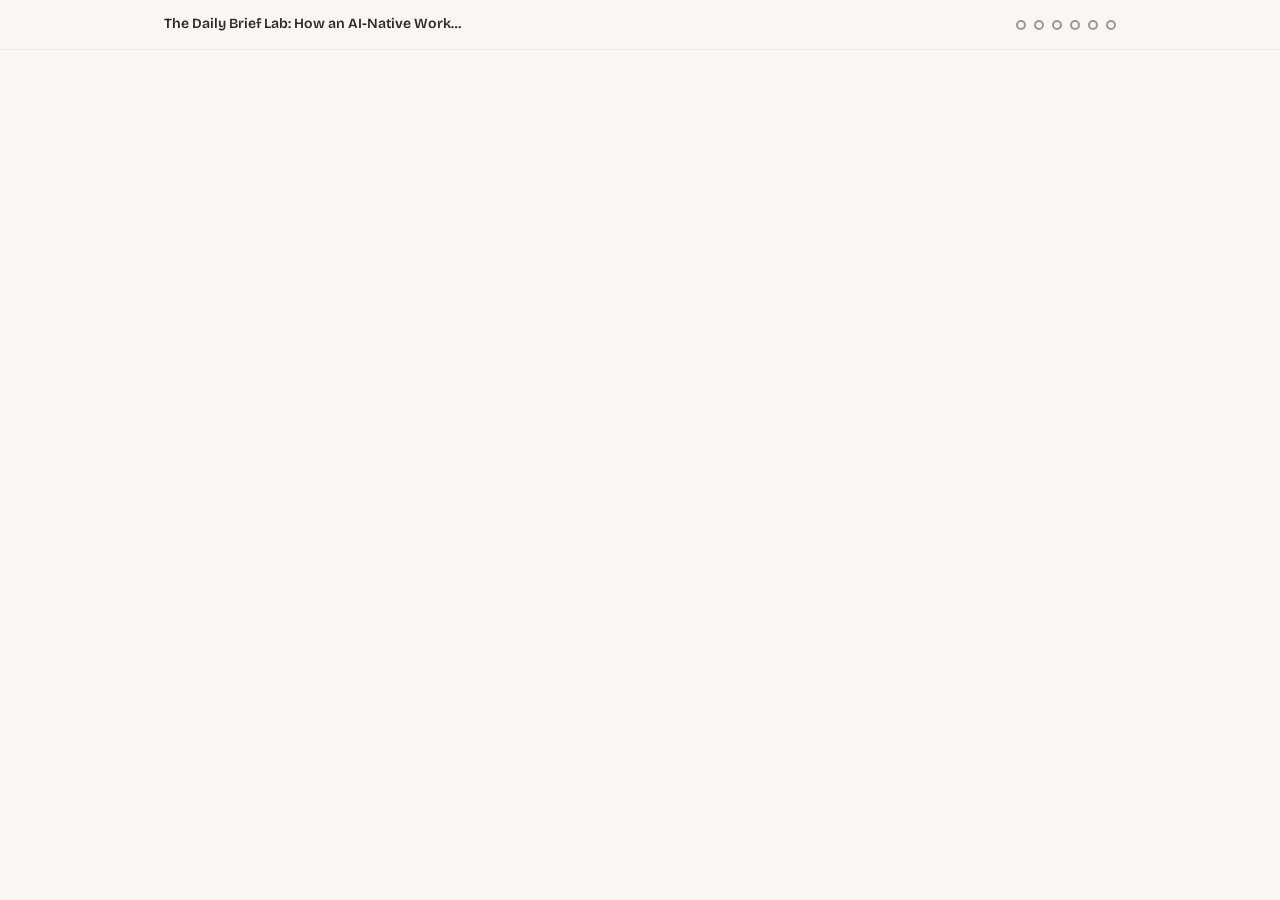
<file: course/_base.html>
<!DOCTYPE html>
<html lang="en">
<head>
  <meta charset="UTF-8">
  <meta name="viewport" content="width=device-width, initial-scale=1.0">
  <title>The Daily Brief Lab: How an AI-Native Workflow Works</title>

  <!-- Google Fonts: Bricolage Grotesque · DM Sans · JetBrains Mono -->
  <link rel="preconnect" href="https://fonts.googleapis.com">
  <link rel="preconnect" href="https://fonts.gstatic.com" crossorigin>
  <link href="https://fonts.googleapis.com/css2?family=Bricolage+Grotesque:opsz,wght@12..96,400;12..96,600;12..96,700;12..96,800&family=DM+Sans:ital,opsz,wght@0,9..40,300;0,9..40,400;0,9..40,500;0,9..40,600;0,9..40,700;1,9..40,400;1,9..40,500&family=JetBrains+Mono:wght@400;500;600&display=swap" rel="stylesheet">

  <link rel="stylesheet" href="styles.css">

  <!--
    CUSTOMIZE PER COURSE — change only the three accent variables below.
    Options:
      vermillion  #D94F30 / #C4432A / #FDEEE9 / #E8836C  (default)
      coral       #E06B56 / #C85A47 / #FDECEA / #E89585
      teal        #2A7B9B / #1F6280 / #E4F2F7 / #5A9DB8
      amber       #D4A843 / #BF9530 / #FDF5E0 / #E0C070
      forest      #2D8B55 / #226B41 / #E8F5EE / #5AAD7A
  -->
  <style>
    :root {
      --color-accent:       #2A7B9B;
      --color-accent-hover: #1F6280;
      --color-accent-light: #E4F2F7;
      --color-accent-muted: #5A9DB8;
    }
  </style>

  <script src="main.js" defer></script>
</head>
<body>

  <nav class="nav" id="nav">
    <div class="progress-bar" id="progress-bar" role="progressbar" aria-valuenow="0" aria-valuemin="0" aria-valuemax="100"></div>
    <div class="nav-inner">
      <span class="nav-title">The Daily Brief Lab: How an AI-Native Workflow Works</span>
      <div class="nav-dots" id="nav-dots" role="tablist">
                <button class="nav-dot" data-target="module-1" data-tooltip="What this lab builds" role="tab" aria-label="Module 1: What this lab builds"></button>
        <button class="nav-dot" data-target="module-2" data-tooltip="Intent: drawing the fence" role="tab" aria-label="Module 2: Intent: drawing the fence"></button>
        <button class="nav-dot" data-target="module-3" data-tooltip="Flight plan before takeoff" role="tab" aria-label="Module 3: Flight plan before takeoff"></button>
        <button class="nav-dot" data-target="module-4" data-tooltip="The rulebook the AI reads" role="tab" aria-label="Module 4: The rulebook the AI reads"></button>
        <button class="nav-dot" data-target="module-5" data-tooltip="Evidence and the gate" role="tab" aria-label="Module 5: Evidence and the gate"></button>
        <button class="nav-dot" data-target="module-6" data-tooltip="The SOLO loop" role="tab" aria-label="Module 6: The SOLO loop"></button>
      </div>
    </div>
  </nav>

  <main id="main">
    <!-- modules/*.html content is assembled here by build.sh -->
</file>
<file: course/styles.css>
/* =============================================================
   CODEBASE-TO-COURSE — COMPLETE DESIGN SYSTEM
   Copy this file verbatim into the course output directory.
   Never regenerate it — customize only via :root overrides
   in _base.html (accent color only).
   ============================================================= */

/* ── GOOGLE FONTS (loaded via _base.html <head>) ───────────────
   Bricolage Grotesque · DM Sans · JetBrains Mono
   ──────────────────────────────────────────────────────────── */

/* ── DESIGN TOKENS ─────────────────────────────────────────── */
:root {
  /* BACKGROUNDS */
  --color-bg:             #FAF7F2;
  --color-bg-warm:        #F5F0E8;
  --color-bg-code:        #1E1E2E;
  --color-text:           #2C2A28;
  --color-text-secondary: #6B6560;
  --color-text-muted:     #9E9790;
  --color-border:         #E5DFD6;
  --color-border-light:   #EEEBE5;
  --color-surface:        #FFFFFF;
  --color-surface-warm:   #FDF9F3;

  /* ACCENT — overridden per course in _base.html */
  --color-accent:         #D94F30;
  --color-accent-hover:   #C4432A;
  --color-accent-light:   #FDEEE9;
  --color-accent-muted:   #E8836C;

  /* SEMANTIC */
  --color-success:        #2D8B55;
  --color-success-light:  #E8F5EE;
  --color-error:          #C93B3B;
  --color-error-light:    #FDE8E8;
  --color-info:           #2A7B9B;
  --color-info-light:     #E4F2F7;

  /* ACTOR COLORS */
  --color-actor-1:        #D94F30;
  --color-actor-2:        #2A7B9B;
  --color-actor-3:        #7B6DAA;
  --color-actor-4:        #D4A843;
  --color-actor-5:        #2D8B55;

  /* FONTS */
  --font-display: 'Bricolage Grotesque', Georgia, serif;
  --font-body:    'DM Sans', -apple-system, sans-serif;
  --font-mono:    'JetBrains Mono', 'Fira Code', 'Consolas', monospace;

  /* TYPE SCALE */
  --text-xs:   0.75rem;
  --text-sm:   0.875rem;
  --text-base: 1rem;
  --text-lg:   1.125rem;
  --text-xl:   1.25rem;
  --text-2xl:  1.5rem;
  --text-3xl:  1.875rem;
  --text-4xl:  2.25rem;
  --text-5xl:  3rem;
  --text-6xl:  3.75rem;

  /* LINE HEIGHTS */
  --leading-tight:  1.15;
  --leading-snug:   1.3;
  --leading-normal: 1.6;
  --leading-loose:  1.8;

  /* SPACING */
  --space-1:  0.25rem;
  --space-2:  0.5rem;
  --space-3:  0.75rem;
  --space-4:  1rem;
  --space-5:  1.25rem;
  --space-6:  1.5rem;
  --space-8:  2rem;
  --space-10: 2.5rem;
  --space-12: 3rem;
  --space-16: 4rem;
  --space-20: 5rem;
  --space-24: 6rem;

  /* LAYOUT */
  --content-width:      800px;
  --content-width-wide: 1000px;
  --nav-height:         50px;

  /* RADII */
  --radius-sm:   8px;
  --radius-md:   12px;
  --radius-lg:   16px;
  --radius-full: 9999px;

  /* SHADOWS (warm-tinted, never pure black) */
  --shadow-sm: 0 1px 2px rgba(44,42,40,0.05);
  --shadow-md: 0 4px 12px rgba(44,42,40,0.08);
  --shadow-lg: 0 8px 24px rgba(44,42,40,0.10);
  --shadow-xl: 0 16px 48px rgba(44,42,40,0.12);

  /* EASING */
  --ease-out:    cubic-bezier(0.16,1,0.3,1);
  --ease-in-out: cubic-bezier(0.65,0,0.35,1);

  /* DURATIONS */
  --duration-fast:   150ms;
  --duration-normal: 300ms;
  --duration-slow:   500ms;
  --stagger-delay:   120ms;
}

/* ── RESET & BASE ───────────────────────────────────────────── */
*, *::before, *::after { box-sizing: border-box; margin: 0; padding: 0; }

html {
  scroll-snap-type: y proximity;
  scroll-behavior: smooth;
}

body {
  font-family: var(--font-body);
  font-size: var(--text-base);
  color: var(--color-text);
  line-height: var(--leading-normal);
  background: var(--color-bg);
  background-image: radial-gradient(
    ellipse at 20% 50%,
    rgba(217,79,48,0.03) 0%,
    transparent 50%
  );
}

/* ── SCROLLBAR ──────────────────────────────────────────────── */
::-webkit-scrollbar { width: 6px; }
::-webkit-scrollbar-track { background: transparent; }
::-webkit-scrollbar-thumb {
  background: var(--color-border);
  border-radius: var(--radius-full);
}

/* ── CODE GLOBALS ───────────────────────────────────────────── */
pre, code {
  white-space: pre-wrap;
  word-break: break-word;
  overflow-x: hidden;
}
.translation-code::-webkit-scrollbar,
pre::-webkit-scrollbar { display: none; }

/* Catppuccin-inspired syntax highlighting */
.code-keyword  { color: #CBA6F7; }
.code-string   { color: #A6E3A1; }
.code-function { color: #89B4FA; }
.code-comment  { color: #6C7086; }
.code-number   { color: #FAB387; }
.code-property { color: #F9E2AF; }
.code-operator { color: #94E2D5; }
.code-tag      { color: #F38BA8; }
.code-attr     { color: #F9E2AF; }
.code-value    { color: #A6E3A1; }
.code-line     { display: block; }

/* ── NAV ────────────────────────────────────────────────────── */
.nav {
  position: fixed;
  top: 0; left: 0; right: 0;
  height: var(--nav-height);
  z-index: 1000;
  background: rgba(250,247,242,0.92);
  backdrop-filter: blur(8px);
  border-bottom: 1px solid var(--color-border-light);
}

.progress-bar {
  position: absolute;
  bottom: 0; left: 0;
  height: 2px;
  width: 0%;
  background: var(--color-accent);
  transition: width 100ms linear;
}

.nav-inner {
  max-width: var(--content-width-wide);
  margin: 0 auto;
  padding: 0 var(--space-6);
  height: 100%;
  display: flex;
  align-items: center;
  justify-content: space-between;
  gap: var(--space-4);
}

.nav-title {
  font-family: var(--font-display);
  font-size: var(--text-sm);
  font-weight: 600;
  color: var(--color-text);
  white-space: nowrap;
  overflow: hidden;
  text-overflow: ellipsis;
  max-width: 300px;
}

.nav-dots {
  display: flex;
  align-items: center;
  gap: var(--space-2);
}

.nav-dot {
  width: 10px; height: 10px;
  border-radius: 50%;
  border: 2px solid var(--color-text-muted);
  background: transparent;
  cursor: pointer;
  transition: all var(--duration-fast);
  position: relative;
}
.nav-dot::after {
  content: attr(data-tooltip);
  position: absolute;
  top: calc(100% + 6px);
  left: 50%;
  transform: translateX(-50%);
  background: var(--color-bg-code);
  color: #CDD6F4;
  font-family: var(--font-body);
  font-size: var(--text-xs);
  white-space: nowrap;
  padding: var(--space-1) var(--space-3);
  border-radius: var(--radius-sm);
  pointer-events: none;
  opacity: 0;
  transition: opacity var(--duration-fast);
}
.nav-dot:hover::after { opacity: 1; }
.nav-dot.active {
  border-color: var(--color-accent);
  background: var(--color-accent);
  box-shadow: 0 0 0 3px var(--color-accent-light);
}
.nav-dot.visited {
  border-color: var(--color-accent-muted);
  background: var(--color-accent-muted);
}

/* ── MODULE STRUCTURE ───────────────────────────────────────── */
.module {
  min-height: 100dvh;
  min-height: 100vh;
  scroll-snap-align: start;
  padding: var(--space-16) var(--space-6);
  padding-top: calc(var(--nav-height) + var(--space-12));
}

.module-content {
  max-width: var(--content-width);
  margin: 0 auto;
}

.module-header { margin-bottom: var(--space-12); }

.module-number {
  display: block;
  font-family: var(--font-display);
  font-size: var(--text-6xl);
  font-weight: 800;
  color: var(--color-accent);
  opacity: 0.15;
  line-height: 1;
  margin-bottom: var(--space-2);
}

.module-title {
  font-family: var(--font-display);
  font-size: var(--text-4xl);
  font-weight: 700;
  line-height: var(--leading-tight);
  color: var(--color-text);
}

.module-subtitle {
  margin-top: var(--space-3);
  font-size: var(--text-lg);
  color: var(--color-text-secondary);
  line-height: var(--leading-snug);
}

.screen {
  margin-bottom: var(--space-16);
}

.screen-heading {
  font-family: var(--font-display);
  font-size: var(--text-2xl);
  font-weight: 600;
  color: var(--color-text);
  margin-bottom: var(--space-6);
  line-height: var(--leading-snug);
}

p { margin-bottom: var(--space-4); }
p:last-child { margin-bottom: 0; }

/* ── SCROLL ANIMATIONS ──────────────────────────────────────── */
.animate-in {
  opacity: 0;
  transform: translateY(20px);
  transition:
    opacity var(--duration-slow) var(--ease-out),
    transform var(--duration-slow) var(--ease-out);
}
.animate-in.visible {
  opacity: 1;
  transform: translateY(0);
}
.stagger-children > .animate-in {
  transition-delay: calc(var(--stagger-index, 0) * var(--stagger-delay));
}

/* ── TRANSLATION BLOCKS ─────────────────────────────────────── */
.translation-block {
  display: grid;
  grid-template-columns: 1fr 1fr;
  gap: 0;
  border-radius: var(--radius-md);
  overflow: hidden;
  box-shadow: var(--shadow-md);
  margin: var(--space-8) 0;
}

.translation-code {
  background: var(--color-bg-code);
  color: #CDD6F4;
  padding: var(--space-6);
  font-family: var(--font-mono);
  font-size: var(--text-sm);
  line-height: 1.7;
  position: relative;
  overflow-x: hidden;
}

.translation-english {
  background: var(--color-surface-warm);
  padding: var(--space-6);
  font-size: var(--text-sm);
  line-height: 1.7;
  border-left: 3px solid var(--color-accent);
}

.translation-label {
  position: absolute;
  top: var(--space-2);
  right: var(--space-3);
  font-family: var(--font-mono);
  font-size: var(--text-xs);
  text-transform: uppercase;
  letter-spacing: 0.1em;
  opacity: 0.5;
}
.translation-english .translation-label {
  position: static;
  display: block;
  margin-bottom: var(--space-3);
  color: var(--color-text-muted);
}

.translation-lines .tl {
  padding: var(--space-1) 0;
  border-bottom: 1px solid var(--color-border-light);
  color: var(--color-text-secondary);
}
.translation-lines .tl:last-child { border-bottom: none; }

/* ── QUIZ ───────────────────────────────────────────────────── */
.quiz-container {
  background: var(--color-surface);
  border-radius: var(--radius-lg);
  padding: var(--space-8);
  box-shadow: var(--shadow-md);
  margin: var(--space-8) 0;
}

.quiz-question-block { margin-bottom: var(--space-8); }
.quiz-question-block:last-of-type { margin-bottom: 0; }

.quiz-question {
  font-family: var(--font-display);
  font-size: var(--text-lg);
  font-weight: 600;
  margin-bottom: var(--space-4);
  line-height: var(--leading-snug);
}

.quiz-options {
  display: flex;
  flex-direction: column;
  gap: var(--space-2);
}

.quiz-option {
  display: flex;
  align-items: center;
  gap: var(--space-3);
  padding: var(--space-3) var(--space-4);
  border: 2px solid var(--color-border);
  border-radius: var(--radius-sm);
  background: var(--color-surface);
  cursor: pointer;
  width: 100%;
  text-align: left;
  font-family: var(--font-body);
  font-size: var(--text-base);
  transition: border-color var(--duration-fast), background var(--duration-fast);
}
.quiz-option:hover:not(:disabled) { border-color: var(--color-accent-muted); }
.quiz-option.selected { border-color: var(--color-accent); background: var(--color-accent-light); }
.quiz-option.correct  { border-color: var(--color-success); background: var(--color-success-light); }
.quiz-option.incorrect{ border-color: var(--color-error);   background: var(--color-error-light); }
.quiz-option:disabled { cursor: default; }

.quiz-option-radio {
  width: 18px; height: 18px;
  border-radius: 50%;
  border: 2px solid var(--color-border);
  flex-shrink: 0;
  transition: all var(--duration-fast);
}
.quiz-option.selected .quiz-option-radio {
  border-color: var(--color-accent);
  background: var(--color-accent);
  box-shadow: inset 0 0 0 3px white;
}
.quiz-option.correct .quiz-option-radio  { border-color: var(--color-success); background: var(--color-success); box-shadow: inset 0 0 0 3px white; }
.quiz-option.incorrect .quiz-option-radio{ border-color: var(--color-error);   background: var(--color-error);   box-shadow: inset 0 0 0 3px white; }

.quiz-feedback {
  max-height: 0;
  overflow: hidden;
  opacity: 0;
  transition: max-height var(--duration-normal), opacity var(--duration-normal);
  font-size: var(--text-sm);
  border-radius: var(--radius-sm);
}
.quiz-feedback.show {
  max-height: 200px;
  opacity: 1;
  padding: var(--space-3);
  margin-top: var(--space-2);
}
.quiz-feedback.success { background: var(--color-success-light); color: var(--color-success); }
.quiz-feedback.error   { background: var(--color-error-light);   color: var(--color-error); }
.quiz-feedback.warning { background: var(--color-info-light);    color: var(--color-info); }

.quiz-check-btn, .quiz-reset-btn {
  margin-top: var(--space-6);
  padding: var(--space-3) var(--space-6);
  border-radius: var(--radius-sm);
  font-family: var(--font-body);
  font-size: var(--text-sm);
  font-weight: 600;
  cursor: pointer;
  border: none;
  transition: background var(--duration-fast), transform var(--duration-fast);
}
.quiz-check-btn {
  background: var(--color-accent);
  color: white;
  margin-right: var(--space-3);
}
.quiz-check-btn:hover { background: var(--color-accent-hover); transform: translateY(-1px); }
.quiz-reset-btn {
  background: var(--color-surface);
  color: var(--color-text-secondary);
  border: 1px solid var(--color-border);
}
.quiz-reset-btn:hover { border-color: var(--color-accent-muted); }

/* Scenario block */
.scenario-block { margin-bottom: var(--space-6); }
.scenario-context {
  background: var(--color-info-light);
  border-left: 3px solid var(--color-info);
  border-radius: 0 var(--radius-sm) var(--radius-sm) 0;
  padding: var(--space-4);
  margin-bottom: var(--space-4);
}
.scenario-label {
  display: inline-block;
  font-family: var(--font-mono);
  font-size: var(--text-xs);
  text-transform: uppercase;
  letter-spacing: 0.1em;
  color: var(--color-info);
  margin-bottom: var(--space-2);
}

/* ── DRAG AND DROP ──────────────────────────────────────────── */
.dnd-container { margin: var(--space-8) 0; }
.dnd-chips {
  display: flex;
  flex-wrap: wrap;
  gap: var(--space-3);
  margin-bottom: var(--space-6);
}
.dnd-chip {
  padding: var(--space-2) var(--space-4);
  background: var(--color-accent);
  color: white;
  border-radius: var(--radius-full);
  font-size: var(--text-sm);
  font-weight: 600;
  cursor: grab;
  user-select: none;
  transition: opacity var(--duration-fast), transform var(--duration-fast);
}
.dnd-chip:active { cursor: grabbing; transform: scale(1.05); }
.dnd-chip.dragging { opacity: 0.4; }
.dnd-chip.placed { opacity: 0.3; pointer-events: none; }

.dnd-zones { display: flex; flex-direction: column; gap: var(--space-4); }
.dnd-zone {
  border: 1px solid var(--color-border);
  border-radius: var(--radius-md);
  padding: var(--space-4);
  background: var(--color-surface);
}
.dnd-zone-label { font-size: var(--text-sm); color: var(--color-text-secondary); margin-bottom: var(--space-3); }
.dnd-zone-target {
  min-height: 40px;
  border: 2px dashed var(--color-border);
  border-radius: var(--radius-sm);
  display: flex;
  align-items: center;
  justify-content: center;
  font-size: var(--text-sm);
  color: var(--color-text-muted);
  transition: border-color var(--duration-fast), background var(--duration-fast);
}
.dnd-zone-target.drag-over { border-color: var(--color-accent); background: var(--color-accent-light); }
.dnd-zone-target.correct-placed { border-color: var(--color-success); background: var(--color-success-light); color: var(--color-success); font-weight: 600; }
.dnd-zone-target.incorrect-placed{ border-color: var(--color-error); background: var(--color-error-light); }
.touch-ghost {
  padding: var(--space-2) var(--space-4);
  background: var(--color-accent);
  color: white;
  border-radius: var(--radius-full);
  font-size: var(--text-sm);
  font-weight: 600;
  opacity: 0.85;
  pointer-events: none;
}

/* ── GROUP CHAT ─────────────────────────────────────────────── */
.chat-window {
  background: var(--color-surface);
  border-radius: var(--radius-lg);
  box-shadow: var(--shadow-md);
  overflow: hidden;
  margin: var(--space-8) 0;
}

.chat-messages {
  padding: var(--space-6);
  display: flex;
  flex-direction: column;
  gap: var(--space-4);
  min-height: 200px;
}

.chat-message {
  display: flex;
  align-items: flex-end;
  gap: var(--space-3);
  animation: fadeSlideUp 0.3s var(--ease-out);
}

.chat-avatar {
  width: 36px; height: 36px;
  border-radius: 50%;
  display: flex;
  align-items: center;
  justify-content: center;
  font-family: var(--font-display);
  font-size: var(--text-sm);
  font-weight: 700;
  color: white;
  flex-shrink: 0;
}

.chat-bubble {
  max-width: 75%;
  background: var(--color-bg-warm);
  border-radius: var(--radius-md) var(--radius-md) var(--radius-md) 4px;
  padding: var(--space-3) var(--space-4);
}

.chat-sender {
  display: block;
  font-size: var(--text-xs);
  font-weight: 700;
  margin-bottom: var(--space-1);
  font-family: var(--font-mono);
  text-transform: uppercase;
  letter-spacing: 0.05em;
}

.chat-bubble p {
  font-size: var(--text-sm);
  margin: 0;
  line-height: var(--leading-normal);
}

.chat-typing {
  display: flex;
  align-items: center;
  gap: var(--space-3);
  padding: 0 var(--space-6) var(--space-4);
}

.chat-typing-dots {
  display: flex;
  gap: var(--space-1);
  background: var(--color-bg-warm);
  padding: var(--space-3) var(--space-4);
  border-radius: var(--radius-md);
}

.typing-dot {
  width: 8px; height: 8px;
  border-radius: 50%;
  background: var(--color-text-muted);
  animation: typingBounce 1.4s infinite;
}
.typing-dot:nth-child(2) { animation-delay: 0.2s; }
.typing-dot:nth-child(3) { animation-delay: 0.4s; }

.chat-controls {
  padding: var(--space-4) var(--space-6);
  border-top: 1px solid var(--color-border-light);
  display: flex;
  align-items: center;
  gap: var(--space-3);
  background: var(--color-surface-warm);
}
.chat-progress {
  margin-left: auto;
  font-size: var(--text-xs);
  color: var(--color-text-muted);
  font-family: var(--font-mono);
}

/* ── FLOW / DATA FLOW ANIMATION ─────────────────────────────── */
.flow-animation {
  position: relative;
  background: var(--color-surface);
  border-radius: var(--radius-lg);
  padding: var(--space-8);
  box-shadow: var(--shadow-md);
  margin: var(--space-8) 0;
}

.flow-actors {
  display: flex;
  justify-content: space-around;
  align-items: center;
  gap: var(--space-4);
  margin-bottom: var(--space-8);
  flex-wrap: wrap;
}

.flow-actor {
  display: flex;
  flex-direction: column;
  align-items: center;
  gap: var(--space-2);
  transition: all var(--duration-normal) var(--ease-out);
}

.flow-actor-icon {
  width: 56px; height: 56px;
  border-radius: var(--radius-md);
  background: var(--color-bg-warm);
  border: 2px solid var(--color-border);
  display: flex;
  align-items: center;
  justify-content: center;
  font-family: var(--font-display);
  font-size: var(--text-xl);
  font-weight: 700;
  transition: all var(--duration-normal) var(--ease-out);
}

.flow-actor span {
  font-size: var(--text-xs);
  color: var(--color-text-secondary);
  font-family: var(--font-mono);
  text-align: center;
}

.flow-actor.active .flow-actor-icon {
  border-color: var(--color-accent);
  background: var(--color-accent-light);
  box-shadow: 0 0 0 3px var(--color-accent-light), 0 0 20px rgba(217,79,48,0.15);
  transform: scale(1.1);
}

.flow-packet {
  width: 16px; height: 16px;
  border-radius: 50%;
  background: var(--color-accent);
  position: absolute;
  pointer-events: none;
  display: none;
  box-shadow: 0 0 8px rgba(217,79,48,0.5);
}

.flow-step-label {
  text-align: center;
  font-size: var(--text-sm);
  color: var(--color-text-secondary);
  min-height: 2.5em;
  padding: var(--space-3) var(--space-4);
  background: var(--color-bg-warm);
  border-radius: var(--radius-sm);
  margin-bottom: var(--space-6);
  line-height: var(--leading-normal);
}

.flow-controls {
  display: flex;
  align-items: center;
  gap: var(--space-3);
}
.flow-progress {
  margin-left: auto;
  font-size: var(--text-xs);
  color: var(--color-text-muted);
  font-family: var(--font-mono);
}

/* ── ARCHITECTURE DIAGRAM ───────────────────────────────────── */
.arch-diagram {
  background: var(--color-surface);
  border-radius: var(--radius-lg);
  padding: var(--space-8);
  box-shadow: var(--shadow-md);
  margin: var(--space-8) 0;
}
.arch-zone {
  border: 1px dashed var(--color-border);
  border-radius: var(--radius-md);
  padding: var(--space-6);
  margin-bottom: var(--space-4);
}
.arch-zone-label {
  font-family: var(--font-mono);
  font-size: var(--text-xs);
  text-transform: uppercase;
  letter-spacing: 0.1em;
  color: var(--color-text-muted);
  margin-bottom: var(--space-4);
}
.arch-component {
  display: inline-flex;
  flex-direction: column;
  align-items: center;
  gap: var(--space-2);
  padding: var(--space-4);
  background: var(--color-surface-warm);
  border: 1px solid var(--color-border);
  border-radius: var(--radius-md);
  cursor: pointer;
  margin: var(--space-2);
  transition: all var(--duration-fast);
  font-size: var(--text-sm);
}
.arch-component:hover, .arch-component.active {
  border-color: var(--color-accent);
  background: var(--color-accent-light);
  transform: translateY(-2px);
  box-shadow: var(--shadow-sm);
}
.arch-icon { font-size: 1.5rem; }
.arch-description {
  margin-top: var(--space-4);
  padding: var(--space-4);
  background: var(--color-bg-warm);
  border-radius: var(--radius-sm);
  font-size: var(--text-sm);
  color: var(--color-text-secondary);
  min-height: 2.5em;
}

/* ── LAYER TOGGLE ───────────────────────────────────────────── */
.layer-demo { margin: var(--space-8) 0; }
.layer-tabs {
  display: flex;
  gap: var(--space-2);
  margin-bottom: var(--space-4);
}
.layer-tab {
  padding: var(--space-2) var(--space-5);
  border-radius: var(--radius-sm);
  border: 1px solid var(--color-border);
  background: var(--color-surface);
  font-family: var(--font-mono);
  font-size: var(--text-sm);
  cursor: pointer;
  transition: all var(--duration-fast);
}
.layer-tab.active {
  background: var(--color-accent);
  color: white;
  border-color: var(--color-accent);
}
.layer-viewport {
  border-radius: var(--radius-md);
  overflow: hidden;
  border: 1px solid var(--color-border);
}
.layer-description {
  margin-top: var(--space-3);
  font-size: var(--text-sm);
  color: var(--color-text-secondary);
}

/* ── BUG CHALLENGE ──────────────────────────────────────────── */
.bug-challenge {
  background: var(--color-surface);
  border-radius: var(--radius-lg);
  padding: var(--space-8);
  box-shadow: var(--shadow-md);
  margin: var(--space-8) 0;
}
.bug-challenge h3 {
  font-family: var(--font-display);
  font-size: var(--text-lg);
  font-weight: 600;
  margin-bottom: var(--space-4);
}
.bug-code {
  background: var(--color-bg-code);
  border-radius: var(--radius-md);
  overflow: hidden;
  margin-bottom: var(--space-4);
}
.bug-line {
  display: flex;
  align-items: center;
  gap: var(--space-3);
  padding: var(--space-2) var(--space-4);
  cursor: pointer;
  transition: background var(--duration-fast);
}
.bug-line:hover { background: rgba(255,255,255,0.05); }
.bug-line.correct  { background: rgba(45,139,85,0.2); }
.bug-line.incorrect{ background: rgba(201,59,59,0.2); }
.line-num {
  font-family: var(--font-mono);
  font-size: var(--text-sm);
  color: #6C7086;
  min-width: 1.5em;
  text-align: right;
  user-select: none;
}
.bug-line code {
  font-family: var(--font-mono);
  font-size: var(--text-sm);
  color: #CDD6F4;
}
.bug-feedback {
  max-height: 0;
  overflow: hidden;
  opacity: 0;
  transition: max-height var(--duration-normal), opacity var(--duration-normal);
  font-size: var(--text-sm);
  border-radius: var(--radius-sm);
}
.bug-feedback.show {
  max-height: 200px;
  opacity: 1;
  padding: var(--space-3);
}
.bug-feedback.success { background: var(--color-success-light); color: var(--color-success); }
.bug-feedback.error   { background: var(--color-error-light);   color: var(--color-error); }

/* ── CALLOUT BOXES ──────────────────────────────────────────── */
.callout {
  display: flex;
  gap: var(--space-4);
  padding: var(--space-5);
  border-radius: var(--radius-md);
  margin: var(--space-6) 0;
  border-left: 4px solid;
}
.callout-accent  { background: var(--color-accent-light);  border-color: var(--color-accent); }
.callout-info    { background: var(--color-info-light);    border-color: var(--color-info); }
.callout-warning { background: var(--color-error-light);   border-color: var(--color-error); }

.callout-icon { font-size: 1.25rem; flex-shrink: 0; margin-top: 2px; }
.callout-title { display: block; font-weight: 700; margin-bottom: var(--space-1); }
.callout-content p { font-size: var(--text-sm); margin: 0; color: var(--color-text-secondary); }

/* ── PATTERN / FEATURE CARDS ────────────────────────────────── */
.pattern-cards {
  display: grid;
  grid-template-columns: repeat(auto-fit, minmax(220px, 1fr));
  gap: var(--space-4);
  margin: var(--space-6) 0;
}
.pattern-card {
  background: var(--color-surface);
  border-radius: var(--radius-md);
  padding: var(--space-6);
  box-shadow: var(--shadow-sm);
  border-top: 3px solid var(--color-accent);
  transition: transform var(--duration-normal) var(--ease-out), box-shadow var(--duration-normal);
}
.pattern-card:hover { transform: translateY(-4px); box-shadow: var(--shadow-md); }
.pattern-icon {
  width: 40px; height: 40px;
  border-radius: var(--radius-sm);
  display: flex;
  align-items: center;
  justify-content: center;
  font-size: 1.1rem;
  margin-bottom: var(--space-3);
}
.pattern-title {
  font-family: var(--font-display);
  font-size: var(--text-base);
  font-weight: 700;
  margin-bottom: var(--space-2);
}
.pattern-desc {
  font-size: var(--text-sm);
  color: var(--color-text-secondary);
  line-height: var(--leading-normal);
  margin: 0;
}

/* ── FLOW DIAGRAMS (static) ─────────────────────────────────── */
.flow-steps {
  display: flex;
  align-items: center;
  gap: var(--space-3);
  flex-wrap: wrap;
  margin: var(--space-6) 0;
}
.flow-step {
  display: flex;
  flex-direction: column;
  align-items: center;
  gap: var(--space-2);
  text-align: center;
}
.flow-step-num {
  width: 40px; height: 40px;
  border-radius: 50%;
  background: var(--color-accent);
  color: white;
  font-family: var(--font-display);
  font-weight: 700;
  display: flex;
  align-items: center;
  justify-content: center;
}
.flow-step p { font-size: var(--text-sm); color: var(--color-text-secondary); max-width: 120px; margin: 0; }
.flow-arrow {
  font-size: var(--text-xl);
  color: var(--color-text-muted);
  flex-shrink: 0;
}

/* ── BADGE / CONFIG LIST ────────────────────────────────────── */
.badge-list {
  display: flex;
  flex-direction: column;
  gap: var(--space-2);
  margin: var(--space-6) 0;
}
.badge-item {
  display: flex;
  align-items: center;
  gap: var(--space-4);
  padding: var(--space-3) var(--space-4);
  border: 1px solid var(--color-border-light);
  border-radius: var(--radius-sm);
  background: var(--color-surface);
  transition: border-color var(--duration-fast);
}
.badge-item:hover { border-color: var(--color-accent-muted); }
.badge-code {
  font-family: var(--font-mono);
  font-size: var(--text-sm);
  background: var(--color-bg-code);
  color: #CBA6F7;
  padding: var(--space-1) var(--space-3);
  border-radius: var(--radius-sm);
  white-space: nowrap;
}
.badge-desc {
  font-size: var(--text-sm);
  color: var(--color-text-secondary);
}

/* ── GLOSSARY TOOLTIPS ──────────────────────────────────────── */
.term {
  border-bottom: 1.5px dashed var(--color-accent-muted);
  cursor: pointer;
}
.term:hover, .term.active {
  border-bottom-color: var(--color-accent);
  color: var(--color-accent);
}
.term-tooltip {
  position: fixed;
  background: var(--color-bg-code);
  color: #CDD6F4;
  padding: var(--space-3) var(--space-4);
  border-radius: var(--radius-sm);
  font-size: var(--text-sm);
  font-family: var(--font-body);
  line-height: var(--leading-normal);
  width: max(200px, min(320px, 80vw));
  box-shadow: var(--shadow-lg);
  pointer-events: none;
  opacity: 0;
  transition: opacity var(--duration-fast);
  z-index: 10000;
}
.term-tooltip::after {
  content: '';
  position: absolute;
  top: 100%;
  left: 50%;
  transform: translateX(-50%);
  border: 6px solid transparent;
  border-top-color: var(--color-bg-code);
}
.term-tooltip.visible { opacity: 1; }
.term-tooltip.flip::after {
  top: auto;
  bottom: 100%;
  border-top-color: transparent;
  border-bottom-color: var(--color-bg-code);
}

/* ── VISUAL FILE TREE ───────────────────────────────────────── */
.file-tree {
  font-family: var(--font-mono);
  font-size: var(--text-sm);
  margin: var(--space-6) 0;
}
.ft-folder, .ft-file {
  padding: var(--space-2) var(--space-3);
  border-left: 2px solid var(--color-border-light);
  margin-left: var(--space-4);
}
.ft-folder > .ft-name { color: var(--color-accent); font-weight: 600; }
.ft-folder > .ft-name::before { content: '📁 '; }
.ft-file > .ft-name::before { content: '📄 '; }
.ft-desc {
  color: var(--color-text-secondary);
  font-family: var(--font-body);
  margin-left: var(--space-2);
  font-size: var(--text-xs);
}
.ft-children { margin-left: var(--space-4); }

/* ── ICON-LABEL ROWS ────────────────────────────────────────── */
.icon-rows {
  display: flex;
  flex-direction: column;
  gap: var(--space-4);
  margin: var(--space-6) 0;
}
.icon-row {
  display: flex;
  align-items: center;
  gap: var(--space-4);
  padding: var(--space-4);
  background: var(--color-surface);
  border-radius: var(--radius-md);
  box-shadow: var(--shadow-sm);
}
.icon-row strong { display: block; font-weight: 600; }
.icon-row p { margin: var(--space-1) 0 0; color: var(--color-text-secondary); font-size: var(--text-sm); }
.icon-circle {
  width: 48px; height: 48px;
  border-radius: 50%;
  display: flex;
  align-items: center;
  justify-content: center;
  font-size: 1.25rem;
  flex-shrink: 0;
}

/* ── NUMBERED STEP CARDS ────────────────────────────────────── */
.step-cards {
  display: flex;
  flex-direction: column;
  gap: var(--space-3);
  margin: var(--space-6) 0;
}
.step-card {
  display: flex;
  align-items: flex-start;
  gap: var(--space-4);
  padding: var(--space-4) var(--space-5);
  background: var(--color-surface);
  border-radius: var(--radius-md);
  border-left: 3px solid var(--color-accent);
  box-shadow: var(--shadow-sm);
}
.step-num {
  width: 32px; height: 32px;
  border-radius: 50%;
  background: var(--color-accent);
  color: white;
  font-weight: 700;
  display: flex;
  align-items: center;
  justify-content: center;
  font-family: var(--font-display);
  flex-shrink: 0;
}
.step-body strong { display: block; font-weight: 600; margin-bottom: var(--space-1); }
.step-body p { margin: 0; color: var(--color-text-secondary); font-size: var(--text-sm); }

/* ── SHARED BUTTON STYLE ────────────────────────────────────── */
.btn {
  padding: var(--space-2) var(--space-5);
  border-radius: var(--radius-sm);
  border: 1px solid var(--color-border);
  background: var(--color-surface);
  font-family: var(--font-body);
  font-size: var(--text-sm);
  font-weight: 600;
  cursor: pointer;
  transition: all var(--duration-fast);
  color: var(--color-text-secondary);
}
.btn:hover { border-color: var(--color-accent-muted); color: var(--color-accent); }
.btn-primary {
  background: var(--color-accent);
  color: white;
  border-color: var(--color-accent);
}
.btn-primary:hover { background: var(--color-accent-hover); border-color: var(--color-accent-hover); color: white; }

/* ── RESPONSIVE ─────────────────────────────────────────────── */
@media (max-width: 768px) {
  :root {
    --text-4xl: 1.875rem;
    --text-5xl: 2.25rem;
    --text-6xl: 3rem;
  }
  .translation-block { grid-template-columns: 1fr; }
  .translation-english { border-left: none; border-top: 3px solid var(--color-accent); }
  .pattern-cards { grid-template-columns: 1fr 1fr; }
}

@media (max-width: 480px) {
  :root {
    --text-4xl: 1.5rem;
    --text-5xl: 1.875rem;
    --text-6xl: 2.25rem;
  }
  .module { padding: var(--space-8) var(--space-4); }
  .pattern-cards { grid-template-columns: 1fr; }
  .flow-steps { flex-direction: column; }
  .flow-arrow { transform: rotate(90deg); }
  .nav-title { max-width: 140px; }
}

/* ── KEYFRAMES ──────────────────────────────────────────────── */
@keyframes fadeSlideUp {
  from { opacity: 0; transform: translateY(12px); }
  to   { opacity: 1; transform: translateY(0); }
}

@keyframes typingBounce {
  0%, 60%, 100% { transform: translateY(0); }
  30%           { transform: translateY(-6px); }
}

@keyframes packetMove {
  from { left: var(--packet-from-x); top: var(--packet-from-y); opacity: 0; }
  20%  { opacity: 1; }
  80%  { opacity: 1; }
  to   { left: var(--packet-to-x);   top: var(--packet-to-y);   opacity: 0; }
}
</file>
